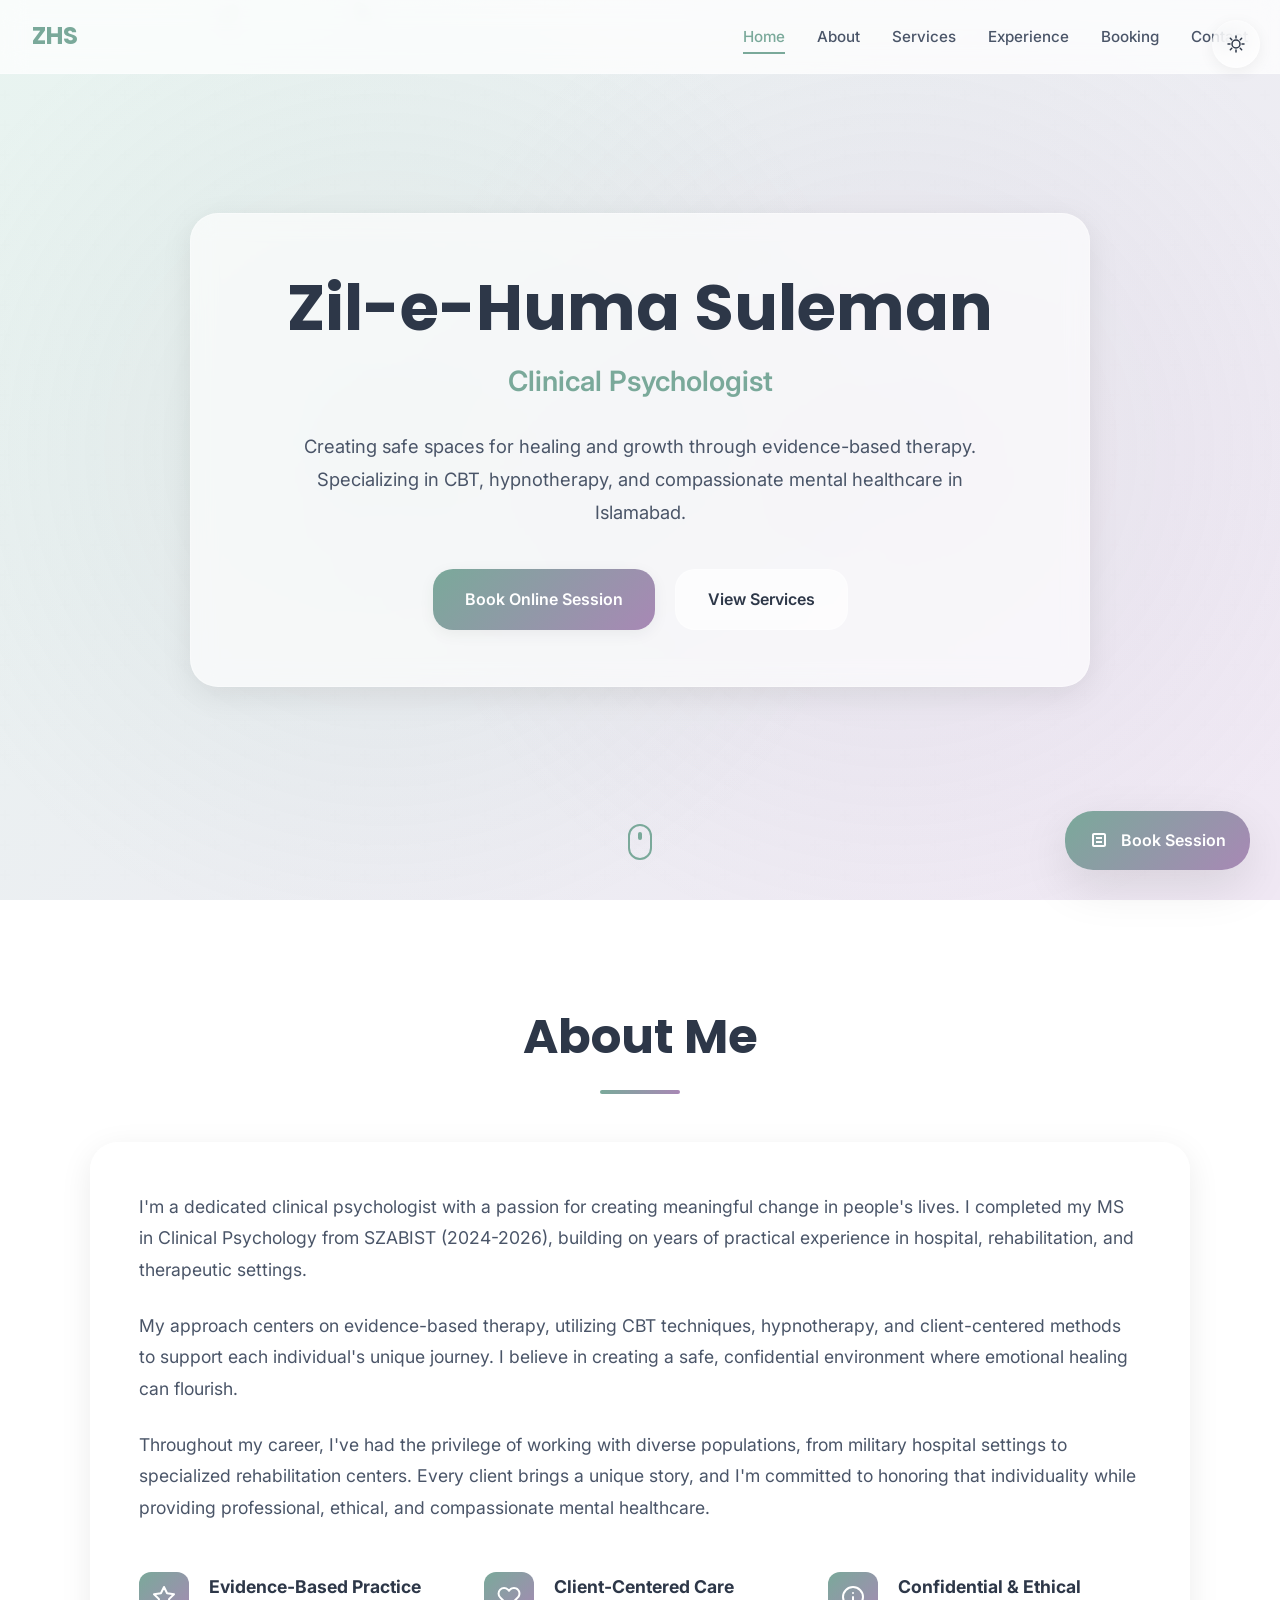
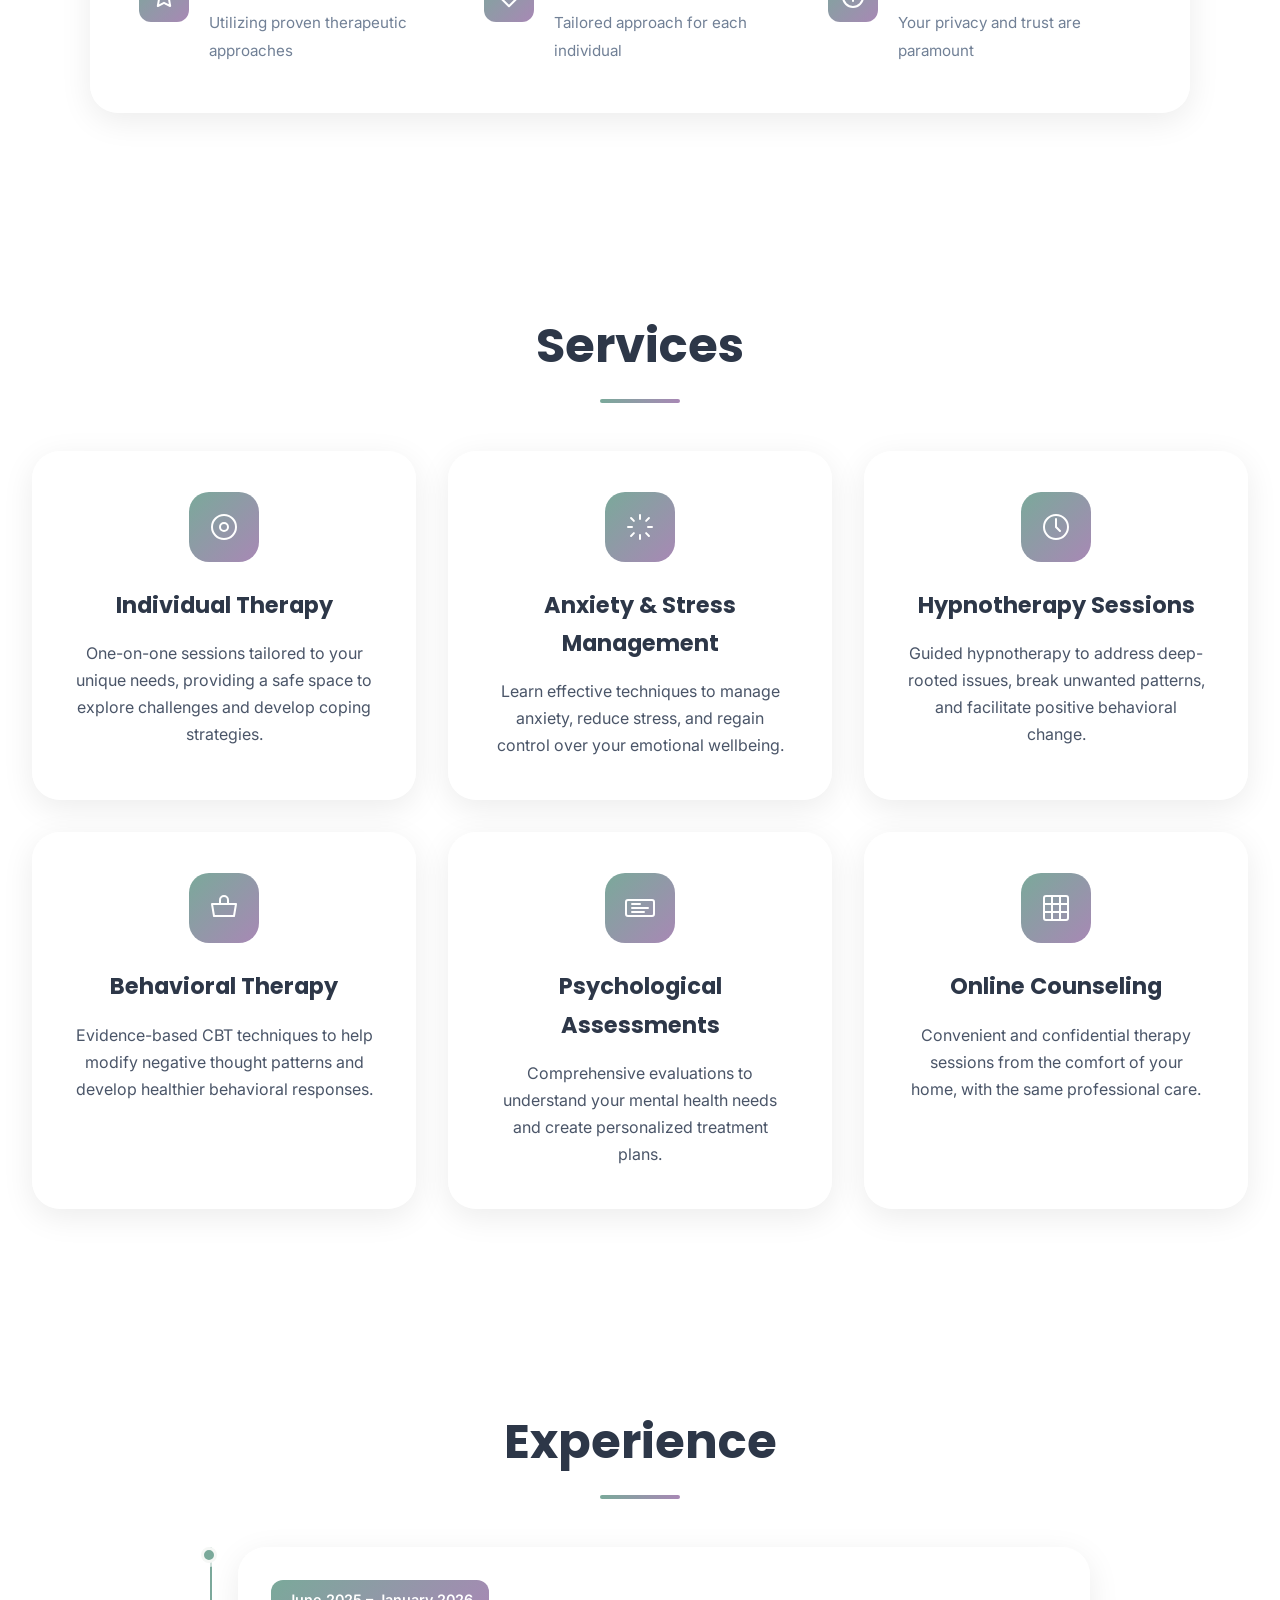
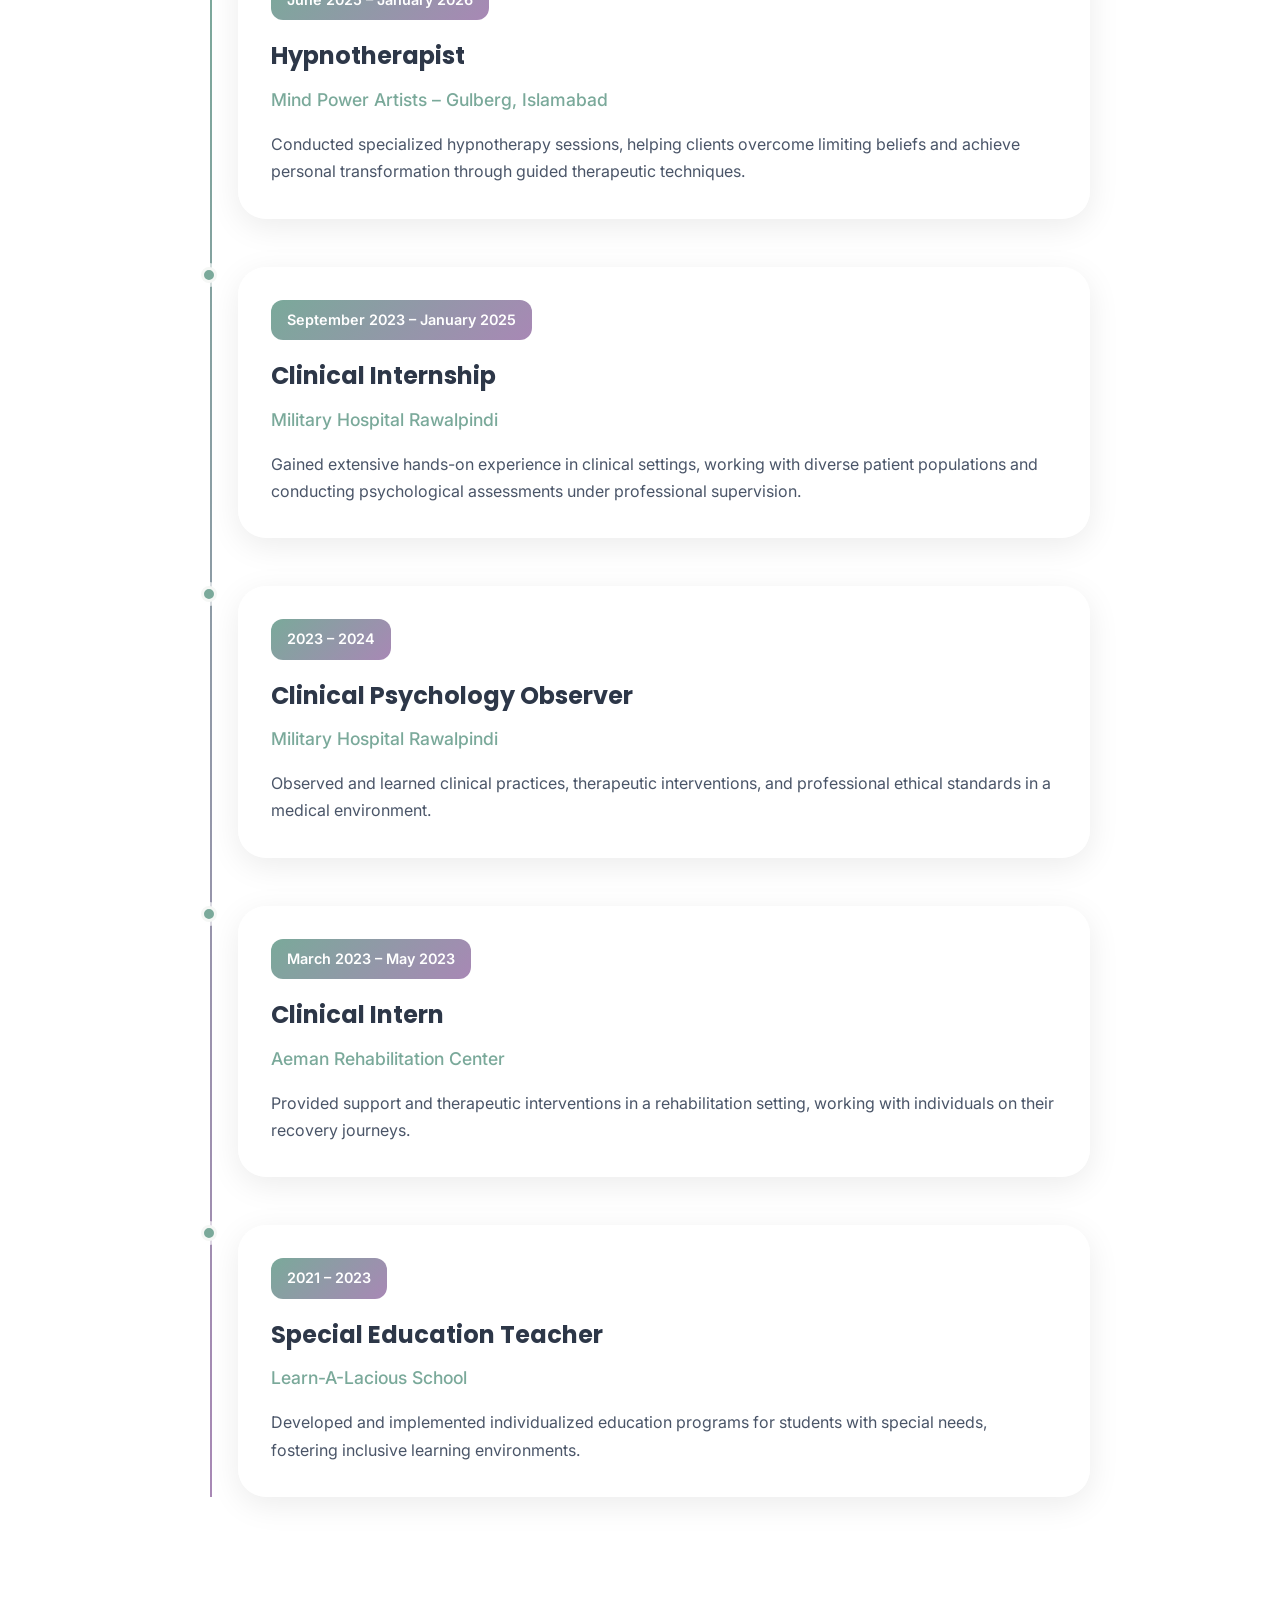
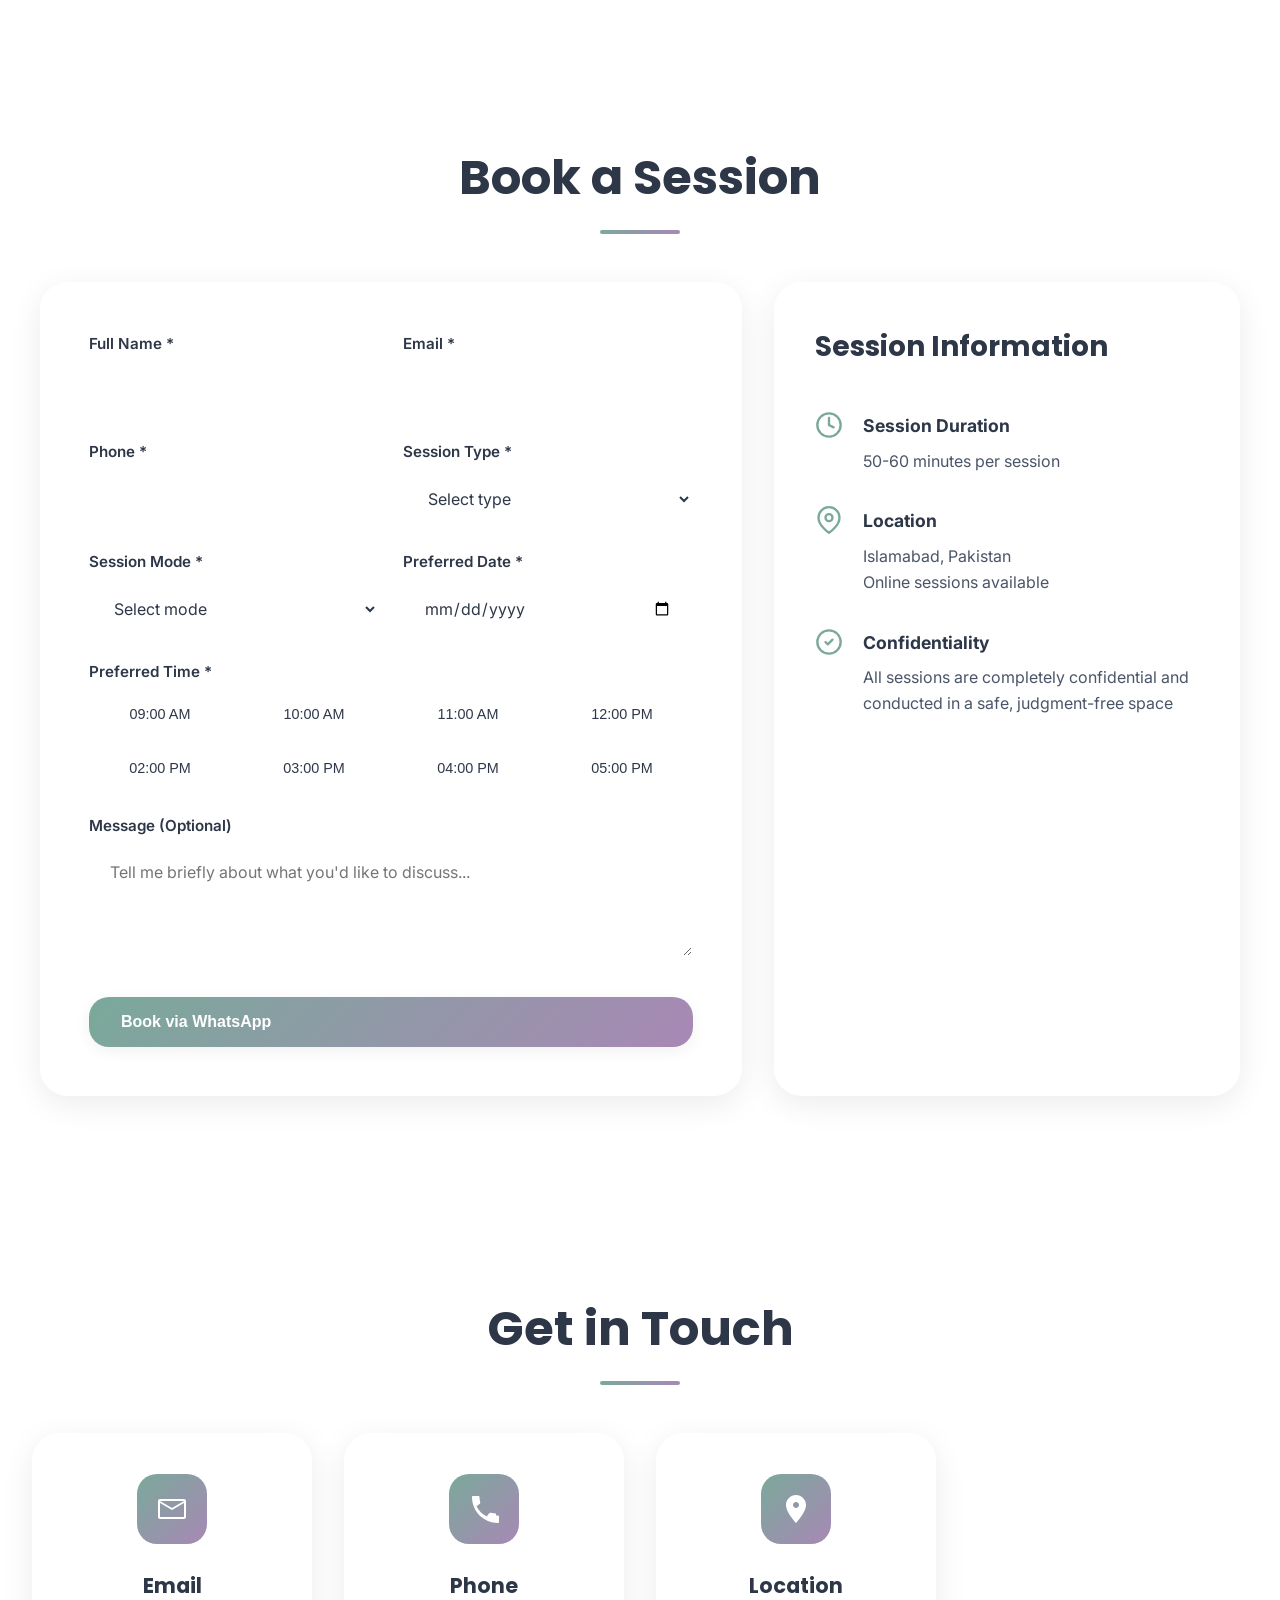
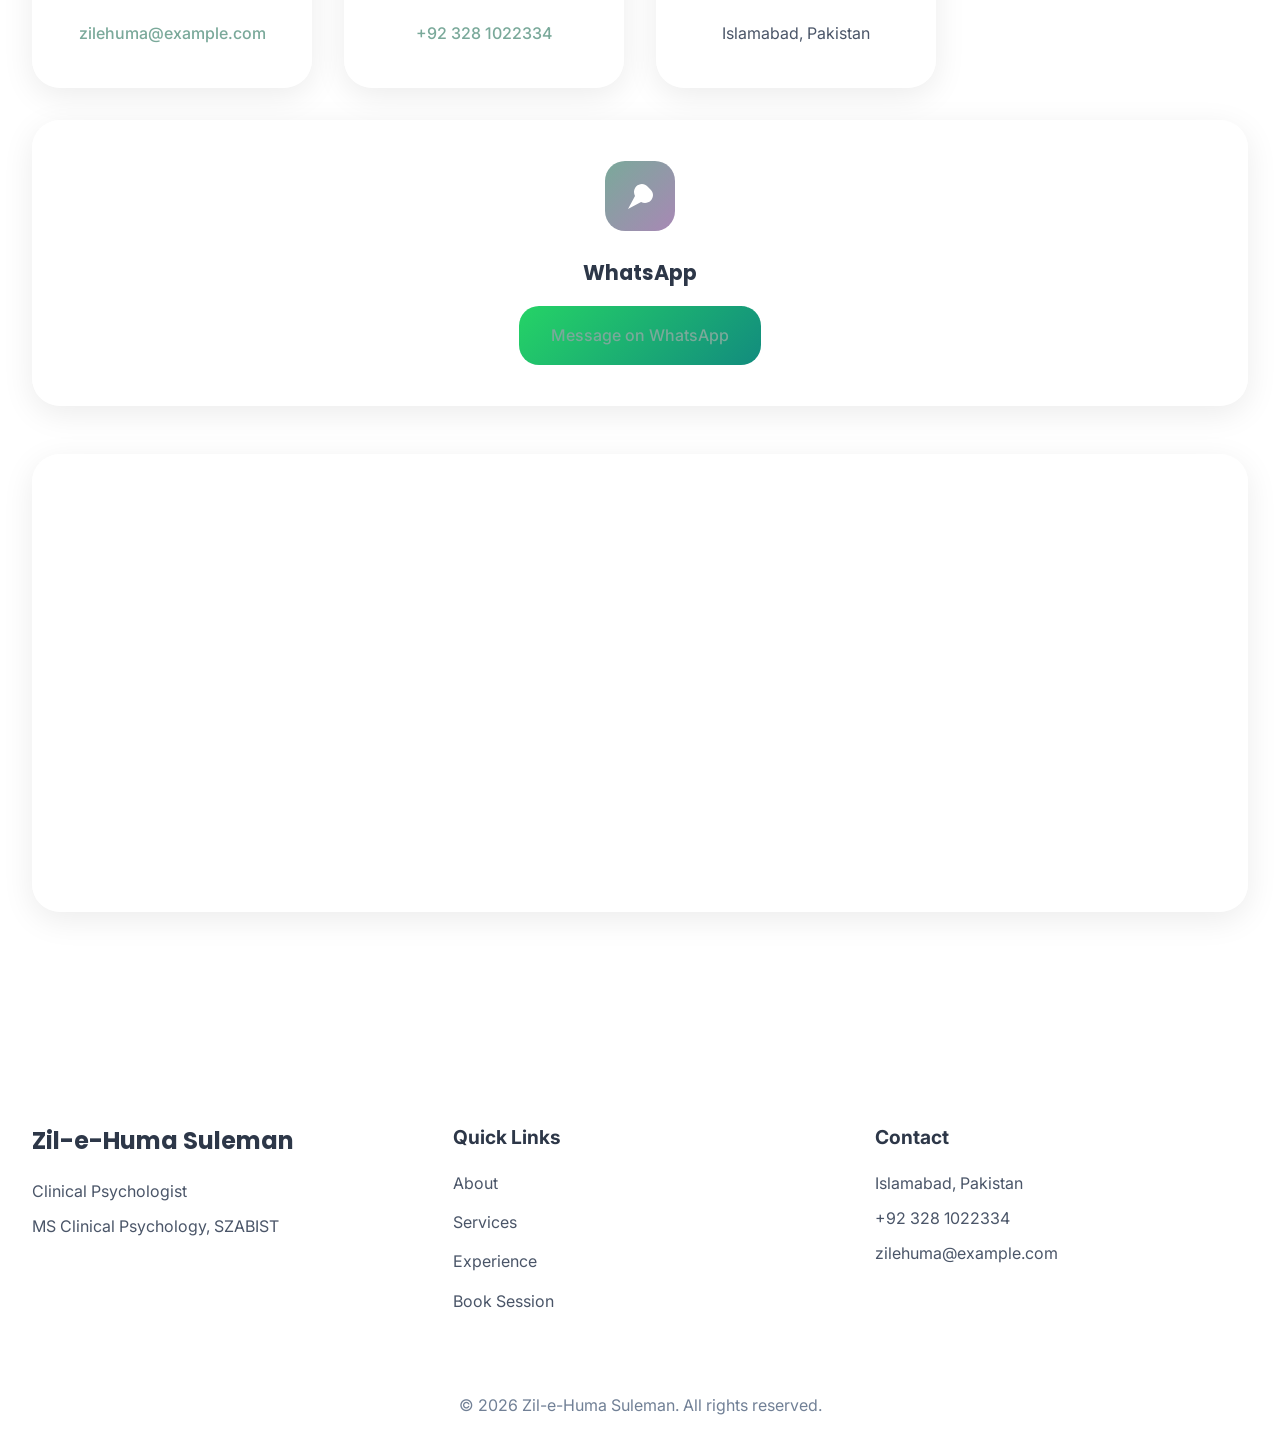
<file: index.html>
<!DOCTYPE html>
<html lang="en">
<head>
    <meta charset="UTF-8">
    <meta name="viewport" content="width=device-width, initial-scale=1.0">
    <meta name="description" content="Zil-e-Huma Suleman - Clinical Psychologist in Islamabad, Pakistan. Offering evidence-based therapy, CBT, hypnotherapy, and psychological assessments.">
    <meta name="keywords" content="clinical psychologist, therapy, CBT, hypnotherapy, Islamabad, mental health, counseling">
    <meta name="author" content="Zil-e-Huma Suleman">
    
    <!-- Open Graph -->
    <meta property="og:title" content="Zil-e-Huma Suleman - Clinical Psychologist">
    <meta property="og:description" content="Evidence-based therapy and mental healthcare in Islamabad. Specializing in CBT, hypnotherapy, and client-centered counseling.">
    <meta property="og:type" content="website">
    <meta property="og:image" content="./assets/og-image.jpg">
    
    <title>Zil-e-Huma Suleman - Clinical Psychologist | Islamabad</title>
    
    <link rel="stylesheet" href="style.css">
    <link rel="preconnect" href="https://fonts.googleapis.com">
    <link rel="preconnect" href="https://fonts.gstatic.com" crossorigin>
    <link href="https://fonts.googleapis.com/css2?family=Inter:wght@300;400;500;600;700&family=Poppins:wght@400;500;600;700&display=swap" rel="stylesheet">
    <script src="https://identity.netlify.com/v1/netlify-identity-widget.js"></script>
    <script>
      // ===========================
// Theme Toggle
// ===========================

const initTheme = () => {
    const themeToggle = document.querySelector('.theme-toggle');
    const prefersDark = window.matchMedia('(prefers-color-scheme: dark)');
    
    const setTheme = (theme) => {
        document.documentElement.setAttribute('data-theme', theme);
        localStorage.setItem('theme', theme);
    };
    
    const getTheme = () => {
        const savedTheme = localStorage.getItem('theme');
        if (savedTheme) return savedTheme;
        return prefersDark.matches ? 'dark' : 'light';
    };
    
    setTheme(getTheme());
    
    themeToggle.addEventListener('click', () => {
        const currentTheme = document.documentElement.getAttribute('data-theme');
        const newTheme = currentTheme === 'dark' ? 'light' : 'dark';
        setTheme(newTheme);
    });
    
    prefersDark.addEventListener('change', (e) => {
        if (!localStorage.getItem('theme')) {
            setTheme(e.matches ? 'dark' : 'light');
        }
    });
};

// ===========================
// Scroll Progress Bar
// ===========================

const initScrollProgress = () => {
    const progressBar = document.querySelector('.scroll-progress');
    
    const updateProgress = () => {
        const scrollTop = window.pageYOffset || document.documentElement.scrollTop;
        const scrollHeight = document.documentElement.scrollHeight - document.documentElement.clientHeight;
        const progress = (scrollTop / scrollHeight) * 100;
        progressBar.style.width = `${progress}%`;
    };
    
    window.addEventListener('scroll', updateProgress);
    updateProgress();
};

// ===========================
// Navigation
// ===========================

const initNavigation = () => {
    const navbar = document.querySelector('.navbar');
    const navToggle = document.querySelector('.nav-toggle');
    const navMenu = document.querySelector('.nav-menu');
    const navLinks = document.querySelectorAll('.nav-link');
    
    // Scroll effect
    const handleScroll = () => {
        if (window.scrollY > 50) {
            navbar.classList.add('scrolled');
        } else {
            navbar.classList.remove('scrolled');
        }
    };
    
    window.addEventListener('scroll', handleScroll);
    handleScroll();
    
    // Mobile menu toggle
    navToggle.addEventListener('click', () => {
        navToggle.classList.toggle('active');
        navMenu.classList.toggle('active');
    });
    
    // Close menu on link click
    navLinks.forEach(link => {
        link.addEventListener('click', () => {
            navToggle.classList.remove('active');
            navMenu.classList.remove('active');
        });
    });
    
    // Active link on scroll
    const sections = document.querySelectorAll('section[id]');
    
    const highlightNavLink = () => {
        const scrollY = window.pageYOffset;
        
        sections.forEach(section => {
            const sectionHeight = section.offsetHeight;
            const sectionTop = section.offsetTop - 100;
            const sectionId = section.getAttribute('id');
            
            if (scrollY > sectionTop && scrollY <= sectionTop + sectionHeight) {
                navLinks.forEach(link => {
                    link.classList.remove('active');
                    if (link.getAttribute('href') === `#${sectionId}`) {
                        link.classList.add('active');
                    }
                });
            }
        });
    };
    
    window.addEventListener('scroll', highlightNavLink);
    highlightNavLink();
};

// ===========================
// Petals Animation (Canvas)
// ===========================

const initPetalsAnimation = () => {
    const canvas = document.getElementById('petals-canvas');
    const ctx = canvas.getContext('2d');
    
    canvas.width = window.innerWidth;
    canvas.height = window.innerHeight;
    
    const petals = [];
    const petalCount = 15;
    
    class Petal {
        constructor() {
            this.reset();
        }
        
        reset() {
            this.x = Math.random() * canvas.width;
            this.y = -20;
            this.speed = 1 + Math.random() * 2;
            this.amplitude = 30 + Math.random() * 50;
            this.frequency = 0.01 + Math.random() * 0.03;
            this.rotation = Math.random() * Math.PI * 2;
            this.rotationSpeed = (Math.random() - 0.5) * 0.05;
            this.size = 4 + Math.random() * 6;
            this.opacity = 0.3 + Math.random() * 0.4;
        }
        
        update() {
            this.y += this.speed;
            this.x += Math.sin(this.y * this.frequency) * 0.5;
            this.rotation += this.rotationSpeed;
            
            if (this.y > canvas.height + 20) {
                this.reset();
            }
        }
        
        draw() {
            ctx.save();
            ctx.globalAlpha = this.opacity;
            ctx.translate(this.x, this.y);
            ctx.rotate(this.rotation);
            
            // Draw petal shape
            ctx.beginPath();
            ctx.ellipse(0, 0, this.size, this.size * 1.8, 0, 0, Math.PI * 2);
            
            const gradient = ctx.createRadialGradient(0, 0, 0, 0, 0, this.size);
            gradient.addColorStop(0, 'rgba(168, 136, 181, 0.6)');
            gradient.addColorStop(0.5, 'rgba(122, 169, 154, 0.4)');
            gradient.addColorStop(1, 'rgba(159, 184, 173, 0.2)');
            
            ctx.fillStyle = gradient;
            ctx.fill();
            ctx.restore();
        }
    }
    
    for (let i = 0; i < petalCount; i++) {
        petals.push(new Petal());
    }
    
    const animate = () => {
        ctx.clearRect(0, 0, canvas.width, canvas.height);
        
        petals.forEach(petal => {
            petal.update();
            petal.draw();
        });
        
        requestAnimationFrame(animate);
    };
    
    animate();
    
    window.addEventListener('resize', () => {
        canvas.width = window.innerWidth;
        canvas.height = window.innerHeight;
    });
};

// ===========================
// Scroll Reveal Animation
// ===========================

const initScrollReveal = () => {
    const reveals = document.querySelectorAll('[data-scroll-reveal]');
    
    const revealOnScroll = () => {
        reveals.forEach(element => {
            const elementTop = element.getBoundingClientRect().top;
            const windowHeight = window.innerHeight;
            
            if (elementTop < windowHeight - 100) {
                element.classList.add('revealed');
            }
        });
    };
    
    window.addEventListener('scroll', revealOnScroll);
    revealOnScroll();
};

// ===========================
// Booking Form
// ===========================

const initBookingForm = () => {
    const form = document.getElementById('booking-form');
    const timeSlots = document.querySelectorAll('.time-slot');
    const timeInput = document.getElementById('time');
    const dateInput = document.getElementById('date');
    
    // Set minimum date to today
    const today = new Date().toISOString().split('T')[0];
    dateInput.setAttribute('min', today);
    
    // Time slot selection
    timeSlots.forEach(slot => {
        slot.addEventListener('click', (e) => {
            e.preventDefault();
            timeSlots.forEach(s => s.classList.remove('selected'));
            slot.classList.add('selected');
            timeInput.value = slot.dataset.time;
            
            // Clear error if exists
            const formGroup = timeInput.closest('.form-group');
            formGroup.classList.remove('error');
        });
    });
    
    // Email validation
    const validateEmail = (email) => {
        const re = /^[^\s@]+@[^\s@]+\.[^\s@]+$/;
        return re.test(email);
    };
    
    // Phone validation
    const validatePhone = (phone) => {
        const re = /^[\d\s\-\+\(\)]+$/;
        return re.test(phone) && phone.replace(/\D/g, '').length >= 10;
    };
    
    // Form validation
    const validateForm = () => {
        let isValid = true;
        
        // Clear all errors
        document.querySelectorAll('.form-group').forEach(group => {
            group.classList.remove('error');
        });
        
        // Full Name
        const fullname = document.getElementById('fullname');
        if (fullname.value.trim().length < 3) {
            fullname.closest('.form-group').classList.add('error');
            fullname.closest('.form-group').querySelector('.error-message').textContent = 'Please enter your full name';
            isValid = false;
        }
        
        // Email
        const email = document.getElementById('email');
        if (!validateEmail(email.value.trim())) {
            email.closest('.form-group').classList.add('error');
            email.closest('.form-group').querySelector('.error-message').textContent = 'Please enter a valid email address';
            isValid = false;
        }
        
        // Phone
        const phone = document.getElementById('phone');
        if (!validatePhone(phone.value.trim())) {
            phone.closest('.form-group').classList.add('error');
            phone.closest('.form-group').querySelector('.error-message').textContent = 'Please enter a valid phone number';
            isValid = false;
        }
        
        // Session Type
        const sessionType = document.getElementById('session-type');
        if (!sessionType.value) {
            sessionType.closest('.form-group').classList.add('error');
            sessionType.closest('.form-group').querySelector('.error-message').textContent = 'Please select a session type';
            isValid = false;
        }
        
        // Mode
        const mode = document.getElementById('mode');
        if (!mode.value) {
            mode.closest('.form-group').classList.add('error');
            mode.closest('.form-group').querySelector('.error-message').textContent = 'Please select a session mode';
            isValid = false;
        }
        
        // Date
        const date = document.getElementById('date');
        if (!date.value) {
            date.closest('.form-group').classList.add('error');
            date.closest('.form-group').querySelector('.error-message').textContent = 'Please select a date';
            isValid = false;
        }
        
        // Time
        if (!timeInput.value) {
            timeInput.closest('.form-group').classList.add('error');
            timeInput.closest('.form-group').querySelector('.error-message').textContent = 'Please select a time slot';
            isValid = false;
        }
        
        return isValid;
    };
    
    // Form submission
    form.addEventListener('submit', (e) => {
        e.preventDefault();
        
        if (!validateForm()) {
            // Scroll to first error
            const firstError = document.querySelector('.form-group.error');
            if (firstError) {
                firstError.scrollIntoView({ behavior: 'smooth', block: 'center' });
            }
            return;
        }
        
        const submitBtn = form.querySelector('.btn-submit');
        submitBtn.classList.add('loading');
        
        // Get form data
        const fullname = document.getElementById('fullname').value;
        const email = document.getElementById('email').value;
        const phone = document.getElementById('phone').value;
        const sessionType = document.getElementById('session-type').value;
        const mode = document.getElementById('mode').value;
        const date = document.getElementById('date').value;
        const time = timeInput.value;
        const message = document.getElementById('message').value;
        
        // Format date for better readability
        const dateObj = new Date(date);
        const formattedDate = dateObj.toLocaleDateString('en-US', { 
            weekday: 'long', 
            year: 'numeric', 
            month: 'long', 
            day: 'numeric' 
        });
        
        // Create WhatsApp message
        const whatsappMessage = `*New Session Booking Request*

*Name:* ${fullname}
*Email:* ${email}
*Phone:* ${phone}

*Session Details:*
• Type: ${sessionType}
• Mode: ${mode}
• Date: ${formattedDate}
• Time: ${time}

*Message:*
${message || 'No additional message'}

---
Looking forward to hearing from you!`;
        
        // Encode message for URL
        const encodedMessage = encodeURIComponent(whatsappMessage);
        const whatsappURL = `https://wa.me/923281022334?text=${encodedMessage}`;
        
        // Simulate loading
        setTimeout(() => {
            submitBtn.classList.remove('loading');
            window.open(whatsappURL, '_blank');
            
            // Show success message
            showSuccessMessage();
            
            // Reset form
            form.reset();
            timeSlots.forEach(s => s.classList.remove('selected'));
        }, 1000);
    });
};

// Success message
const showSuccessMessage = () => {
    const successDiv = document.createElement('div');
    successDiv.style.cssText = `
        position: fixed;
        top: 100px;
        right: 30px;
        background: linear-gradient(135deg, #7aa99a, #a888b5);
        color: white;
        padding: 1.5rem 2rem;
        border-radius: 20px;
        box-shadow: 0 8px 32px rgba(0, 0, 0, 0.2);
        z-index: 10000;
        animation: slideInRight 0.5s cubic-bezier(0.4, 0, 0.2, 1);
    `;
    successDiv.innerHTML = `
        <div style="display: flex; align-items: center; gap: 1rem;">
            <svg width="24" height="24" viewBox="0 0 24 24" fill="none">
                <circle cx="12" cy="12" r="10" stroke="white" stroke-width="2"/>
                <path d="M9 12L11 14L15 10" stroke="white" stroke-width="2" stroke-linecap="round" stroke-linejoin="round"/>
            </svg>
            <div>
                <strong style="display: block; margin-bottom: 0.25rem;">Booking Request Sent!</strong>
                <span style="font-size: 0.9rem; opacity: 0.9;">Redirecting to WhatsApp...</span>
            </div>
        </div>
    `;
    
    // Add animation
    const style = document.createElement('style');
    style.textContent = `
        @keyframes slideInRight {
            from {
                transform: translateX(400px);
                opacity: 0;
            }
            to {
                transform: translateX(0);
                opacity: 1;
            }
        }
    `;
    document.head.appendChild(style);
    document.body.appendChild(successDiv);
    
    setTimeout(() => {
        successDiv.style.animation = 'slideInRight 0.5s cubic-bezier(0.4, 0, 0.2, 1) reverse';
        setTimeout(() => successDiv.remove(), 500);
    }, 3000);
};

// ===========================
// Hero 3D Effect
// ===========================

const initHero3D = () => {
    const heroCard = document.querySelector('.hero-card');
    const hero3DWrapper = document.querySelector('.hero-3d-wrapper');
    
    if (!heroCard || !hero3DWrapper) return;
    
    heroCard.addEventListener('mousemove', (e) => {
        const rect = heroCard.getBoundingClientRect();
        const x = e.clientX - rect.left;
        const y = e.clientY - rect.top;
        
        const centerX = rect.width / 2;
        const centerY = rect.height / 2;
        
        const rotateX = ((y - centerY) / centerY) * -5;
        const rotateY = ((x - centerX) / centerX) * 5;
        
        hero3DWrapper.style.transform = `perspective(1000px) rotateX(${rotateX}deg) rotateY(${rotateY}deg)`;
    });
    
    heroCard.addEventListener('mouseleave', () => {
        hero3DWrapper.style.transform = 'perspective(1000px) rotateX(0) rotateY(0)';
    });
};

// ===========================
// Smooth Scroll
// ===========================

const initSmoothScroll = () => {
    document.querySelectorAll('a[href^="#"]').forEach(anchor => {
        anchor.addEventListener('click', function (e) {
            const href = this.getAttribute('href');
            
            if (href === '#') {
                e.preventDefault();
                return;
            }
            
            const target = document.querySelector(href);
            
            if (target) {
                e.preventDefault();
                const offsetTop = target.offsetTop - 80;
                
                window.scrollTo({
                    top: offsetTop,
                    behavior: 'smooth'
                });
            }
        });
    });
};

// ===========================
// Lazy Load Images
// ===========================

const initLazyLoad = () => {
    const images = document.querySelectorAll('img[data-src]');
    
    const imageObserver = new IntersectionObserver((entries, observer) => {
        entries.forEach(entry => {
            if (entry.isIntersecting) {
                const img = entry.target;
                img.src = img.dataset.src;
                img.removeAttribute('data-src');
                observer.unobserve(img);
            }
        });
    });
    
    images.forEach(img => imageObserver.observe(img));
};

// ===========================
// Performance Optimization
// ===========================

const debounce = (func, wait) => {
    let timeout;
    return function executedFunction(...args) {
        const later = () => {
            clearTimeout(timeout);
            func(...args);
        };
        clearTimeout(timeout);
        timeout = setTimeout(later, wait);
    };
};

// ===========================
// Initialize All
// ===========================

const init = () => {
    initTheme();
    initScrollProgress();
    initNavigation();
    initPetalsAnimation();
    initScrollReveal();
    initBookingForm();
    initHero3D();
    initSmoothScroll();
    initLazyLoad();
};

// Wait for DOM to be ready
if (document.readyState === 'loading') {
    document.addEventListener('DOMContentLoaded', init);
} else {
    init();
}

// ===========================
// Additional Event Listeners
// ===========================

// Optimize scroll events
const optimizedScroll = debounce(() => {
    // Any additional scroll-based functionality
}, 100);

window.addEventListener('scroll', optimizedScroll);

// Handle resize
const handleResize = debounce(() => {
    // Any resize-based functionality
}, 250);

window.addEventListener('resize', handleResize);

// Prevent right-click on images (optional)
// document.querySelectorAll('img').forEach(img => {
//     img.addEventListener('contextmenu', e => e.preventDefault());
// });

// ===========================
// Service Worker (Optional)
// ===========================

if ('serviceWorker' in navigator) {
    window.addEventListener('load', () => {
        // Uncomment to enable service worker
        // navigator.serviceWorker.register('/sw.js');
    });
}

// ===========================
// Analytics Integration Point
// ===========================

const trackEvent = (eventName, eventData) => {
    // Google Analytics example
    // gtag('event', eventName, eventData);
    
    // Custom analytics
    console.log('Event:', eventName, eventData);
};

// Track button clicks
document.querySelectorAll('.btn').forEach(btn => {
    btn.addEventListener('click', () => {
        trackEvent('button_click', {
            button_text: btn.textContent.trim(),
            button_href: btn.getAttribute('href')
        });
    });
});

// ===========================
// Accessibility Enhancements
// ===========================

// Skip to main content
const addSkipLink = () => {
    const skipLink = document.createElement('a');
    skipLink.href = '#home';
    skipLink.textContent = 'Skip to main content';
    skipLink.className = 'skip-link';
    skipLink.style.cssText = `
        position: fixed;
        top: -100px;
        left: 10px;
        z-index: 10001;
        padding: 1rem;
        background: var(--accent-primary);
        color: white;
        text-decoration: none;
        border-radius: 8px;
        transition: top 0.3s;
    `;
    
    skipLink.addEventListener('focus', () => {
        skipLink.style.top = '10px';
    });
    
    skipLink.addEventListener('blur', () => {
        skipLink.style.top = '-100px';
    });
    
    document.body.insertBefore(skipLink, document.body.firstChild);
};

addSkipLink();

// Keyboard navigation for cards
document.querySelectorAll('.service-card, .timeline-item, .contact-card').forEach(card => {
    card.setAttribute('tabindex', '0');
});

// ===========================
// Console Message
// ===========================

console.log('%c👋 Hello! ', 'background: linear-gradient(135deg, #7aa99a, #a888b5); color: white; font-size: 20px; padding: 10px 20px; border-radius: 8px;');
console.log('%cWebsite designed and developed for Zil-e-Huma Suleman', 'color: #7aa99a; font-size: 14px;');
console.log('%cClinical Psychologist | Islamabad, Pakistan', 'color: #a888b5; font-size: 12px;');

    </script>
    <style>
      /* ===========================
   CSS Variables & Theme
   =========================== */

:root {
    /* Light Theme Colors */
    --bg-primary: #f5f7f5;
    --bg-secondary: #ffffff;
    --bg-gradient-start: #e8f4f0;
    --bg-gradient-end: #f0e8f4;
    
    --text-primary: #2d3748;
    --text-secondary: #4a5568;
    --text-tertiary: #718096;
    
    --accent-primary: #7aa99a;
    --accent-secondary: #a888b5;
    --accent-tertiary: #9fb8ad;
    
    --glass-bg: rgba(255, 255, 255, 0.65);
    --glass-border: rgba(255, 255, 255, 0.3);
    --glass-shadow: rgba(0, 0, 0, 0.05);
    
    --card-bg: rgba(255, 255, 255, 0.7);
    --card-hover: rgba(255, 255, 255, 0.85);
    
    --nav-bg: rgba(255, 255, 255, 0.75);
    --nav-blur: 12px;
    
    --shadow-sm: 0 2px 8px rgba(0, 0, 0, 0.04);
    --shadow-md: 0 4px 16px rgba(0, 0, 0, 0.06);
    --shadow-lg: 0 8px 32px rgba(0, 0, 0, 0.08);
    --shadow-xl: 0 16px 48px rgba(0, 0, 0, 0.1);
    
    --border-radius-sm: 12px;
    --border-radius-md: 20px;
    --border-radius-lg: 28px;
    
    --transition-speed: 0.3s;
    --transition-smooth: cubic-bezier(0.4, 0, 0.2, 1);
}

[data-theme="dark"] {
    --bg-primary: #0f1419;
    --bg-secondary: #1a1f2e;
    --bg-gradient-start: #1a2332;
    --bg-gradient-end: #2a1f32;
    
    --text-primary: #e2e8f0;
    --text-secondary: #cbd5e0;
    --text-tertiary: #a0aec0;
    
    --accent-primary: #6b9b8a;
    --accent-secondary: #9878a5;
    --accent-tertiary: #8fa8a0;
    
    --glass-bg: rgba(26, 31, 46, 0.65);
    --glass-border: rgba(255, 255, 255, 0.08);
    --glass-shadow: rgba(0, 0, 0, 0.3);
    
    --card-bg: rgba(26, 31, 46, 0.7);
    --card-hover: rgba(26, 31, 46, 0.85);
    
    --nav-bg: rgba(15, 20, 25, 0.85);
    --nav-blur: 16px;
    
    --shadow-sm: 0 2px 8px rgba(0, 0, 0, 0.2);
    --shadow-md: 0 4px 16px rgba(0, 0, 0, 0.3);
    --shadow-lg: 0 8px 32px rgba(0, 0, 0, 0.4);
    --shadow-xl: 0 16px 48px rgba(0, 0, 0, 0.5);
}

/* ===========================
   Reset & Base Styles
   =========================== */

* {
    margin: 0;
    padding: 0;
    box-sizing: border-box;
}

html {
    scroll-behavior: smooth;
    overflow-x: hidden;
}

body {
    font-family: 'Inter', -apple-system, BlinkMacSystemFont, 'Segoe UI', sans-serif;
    background: linear-gradient(135deg, var(--bg-gradient-start) 0%, var(--bg-gradient-end) 100%);
    background-attachment: fixed;
    color: var(--text-primary);
    line-height: 1.7;
    overflow-x: hidden;
    transition: background 0.5s var(--transition-smooth);
    position: relative;
}

body::before {
    content: '';
    position: fixed;
    top: 0;
    left: 0;
    width: 100%;
    height: 100%;
    background-image: url("data:image/svg+xml,%3Csvg width='60' height='60' viewBox='0 0 60 60' xmlns='http://www.w3.org/2000/svg'%3E%3Cg fill='none' fill-rule='evenodd'%3E%3Cg fill='%239C92AC' fill-opacity='0.02'%3E%3Cpath d='M36 34v-4h-2v4h-4v2h4v4h2v-4h4v-2h-4zm0-30V0h-2v4h-4v2h4v4h2V6h4V4h-4zM6 34v-4H4v4H0v2h4v4h2v-4h4v-2H6zM6 4V0H4v4H0v2h4v4h2V6h4V4H6z'/%3E%3C/g%3E%3C/g%3E%3C/svg%3E");
    opacity: 0.4;
    pointer-events: none;
    z-index: 0;
}

::selection {
    background: var(--accent-primary);
    color: white;
}

/* ===========================
   Scroll Progress Bar
   =========================== */

.scroll-progress {
    position: fixed;
    top: 0;
    left: 0;
    width: 0%;
    height: 3px;
    background: linear-gradient(90deg, var(--accent-primary), var(--accent-secondary));
    z-index: 10000;
    transition: width 0.1s linear;
}

/* ===========================
   Theme Toggle
   =========================== */

.theme-toggle {
    position: fixed;
    top: 20px;
    right: 20px;
    width: 48px;
    height: 48px;
    border-radius: 50%;
    background: var(--glass-bg);
    backdrop-filter: blur(var(--nav-blur));
    border: 1px solid var(--glass-border);
    box-shadow: var(--shadow-md);
    display: flex;
    align-items: center;
    justify-content: center;
    cursor: pointer;
    z-index: 9999;
    transition: all var(--transition-speed) var(--transition-smooth);
}

.theme-toggle:hover {
    transform: scale(1.1) rotate(15deg);
    box-shadow: var(--shadow-lg);
}

.theme-toggle svg {
    width: 20px;
    height: 20px;
    color: var(--text-primary);
    transition: all var(--transition-speed) var(--transition-smooth);
}

.sun-icon {
    display: block;
}

.moon-icon {
    display: none;
}

[data-theme="dark"] .sun-icon {
    display: none;
}

[data-theme="dark"] .moon-icon {
    display: block;
}

/* ===========================
   Navigation
   =========================== */

.navbar {
    position: fixed;
    top: 0;
    left: 0;
    width: 100%;
    padding: 1rem 0;
    background: var(--nav-bg);
    backdrop-filter: blur(var(--nav-blur));
    border-bottom: 1px solid var(--glass-border);
    z-index: 9998;
    transition: all var(--transition-speed) var(--transition-smooth);
}

.navbar.scrolled {
    padding: 0.75rem 0;
    box-shadow: var(--shadow-md);
}

.nav-container {
    max-width: 1400px;
    margin: 0 auto;
    padding: 0 2rem;
    display: flex;
    align-items: center;
    justify-content: space-between;
}

.nav-logo {
    font-family: 'Poppins', sans-serif;
    font-size: 1.5rem;
    font-weight: 700;
    color: var(--accent-primary);
    text-decoration: none;
    transition: all var(--transition-speed) var(--transition-smooth);
}

.nav-logo:hover {
    transform: scale(1.05);
}

.nav-menu {
    display: flex;
    list-style: none;
    gap: 2rem;
    align-items: center;
}

.nav-link {
    color: var(--text-secondary);
    text-decoration: none;
    font-weight: 500;
    font-size: 0.95rem;
    position: relative;
    padding: 0.5rem 0;
    transition: all var(--transition-speed) var(--transition-smooth);
}

.nav-link::after {
    content: '';
    position: absolute;
    bottom: 0;
    left: 50%;
    transform: translateX(-50%);
    width: 0;
    height: 2px;
    background: var(--accent-primary);
    transition: width var(--transition-speed) var(--transition-smooth);
}

.nav-link:hover,
.nav-link.active {
    color: var(--accent-primary);
}

.nav-link:hover::after,
.nav-link.active::after {
    width: 100%;
}

.nav-toggle {
    display: none;
    flex-direction: column;
    gap: 5px;
    background: none;
    border: none;
    cursor: pointer;
    padding: 0.5rem;
}

.nav-toggle span {
    width: 25px;
    height: 2px;
    background: var(--text-primary);
    transition: all var(--transition-speed) var(--transition-smooth);
}

.nav-toggle.active span:nth-child(1) {
    transform: rotate(45deg) translate(7px, 7px);
}

.nav-toggle.active span:nth-child(2) {
    opacity: 0;
}

.nav-toggle.active span:nth-child(3) {
    transform: rotate(-45deg) translate(7px, -7px);
}

/* ===========================
   Floating Book Button
   =========================== */

.floating-book-btn {
    position: fixed;
    bottom: 30px;
    right: 30px;
    padding: 1rem 1.5rem;
    background: linear-gradient(135deg, var(--accent-primary), var(--accent-secondary));
    color: white;
    text-decoration: none;
    border-radius: var(--border-radius-lg);
    box-shadow: var(--shadow-xl);
    display: flex;
    align-items: center;
    gap: 0.75rem;
    font-weight: 600;
    z-index: 9997;
    transition: all var(--transition-speed) var(--transition-smooth);
    animation: float 3s ease-in-out infinite;
}

.floating-book-btn:hover {
    transform: translateY(-5px) scale(1.05);
    box-shadow: 0 20px 60px rgba(122, 169, 154, 0.4);
}

.floating-book-btn svg {
    width: 20px;
    height: 20px;
}

@keyframes float {
    0%, 100% {
        transform: translateY(0);
    }
    50% {
        transform: translateY(-10px);
    }
}

/* ===========================
   Hero Section
   =========================== */

.hero {
    position: relative;
    min-height: 100vh;
    display: flex;
    align-items: center;
    justify-content: center;
    overflow: hidden;
    padding: 2rem;
}

#petals-canvas {
    position: absolute;
    top: 0;
    left: 0;
    width: 100%;
    height: 100%;
    pointer-events: none;
    z-index: 1;
}

.hero-bg {
    position: absolute;
    top: 0;
    left: 0;
    width: 100%;
    height: 100%;
    background: radial-gradient(circle at 30% 50%, rgba(122, 169, 154, 0.1) 0%, transparent 50%),
                radial-gradient(circle at 70% 50%, rgba(168, 136, 181, 0.1) 0%, transparent 50%);
    z-index: 0;
}

.hero-content {
    position: relative;
    z-index: 2;
    max-width: 900px;
    width: 100%;
}

.hero-card {
    padding: 3.5rem;
    text-align: center;
    animation: heroFadeIn 1s var(--transition-smooth);
}

.hero-3d-wrapper {
    perspective: 1000px;
}

.hero-title {
    font-family: 'Poppins', sans-serif;
    font-size: clamp(2.5rem, 6vw, 4rem);
    font-weight: 700;
    color: var(--text-primary);
    margin-bottom: 0.75rem;
    line-height: 1.2;
    animation: slideDown 0.8s var(--transition-smooth) 0.2s both;
}

.hero-subtitle {
    font-size: clamp(1.2rem, 3vw, 1.75rem);
    color: var(--accent-primary);
    font-weight: 600;
    margin-bottom: 1.5rem;
    animation: slideDown 0.8s var(--transition-smooth) 0.4s both;
}

.hero-description {
    font-size: clamp(1rem, 2vw, 1.15rem);
    color: var(--text-secondary);
    max-width: 700px;
    margin: 0 auto 2.5rem;
    line-height: 1.8;
    animation: slideDown 0.8s var(--transition-smooth) 0.6s both;
}

.hero-buttons {
    display: flex;
    gap: 1.25rem;
    justify-content: center;
    flex-wrap: wrap;
    animation: slideUp 0.8s var(--transition-smooth) 0.8s both;
}

.scroll-indicator {
    position: absolute;
    bottom: 40px;
    left: 50%;
    transform: translateX(-50%);
    z-index: 2;
    animation: bounce 2s infinite;
}

.scroll-mouse {
    width: 24px;
    height: 36px;
    border: 2px solid var(--accent-primary);
    border-radius: 12px;
    position: relative;
}

.scroll-mouse::before {
    content: '';
    position: absolute;
    top: 6px;
    left: 50%;
    transform: translateX(-50%);
    width: 4px;
    height: 8px;
    background: var(--accent-primary);
    border-radius: 2px;
    animation: scrollWheel 1.5s infinite;
}

@keyframes heroFadeIn {
    from {
        opacity: 0;
        transform: scale(0.95);
    }
    to {
        opacity: 1;
        transform: scale(1);
    }
}

@keyframes slideDown {
    from {
        opacity: 0;
        transform: translateY(-30px);
    }
    to {
        opacity: 1;
        transform: translateY(0);
    }
}

@keyframes slideUp {
    from {
        opacity: 0;
        transform: translateY(30px);
    }
    to {
        opacity: 1;
        transform: translateY(0);
    }
}

@keyframes bounce {
    0%, 100% {
        transform: translateX(-50%) translateY(0);
    }
    50% {
        transform: translateX(-50%) translateY(-10px);
    }
}

@keyframes scrollWheel {
    0% {
        opacity: 1;
        transform: translateX(-50%) translateY(0);
    }
    100% {
        opacity: 0;
        transform: translateX(-50%) translateY(14px);
    }
}

/* ===========================
   Glass Card Effect
   =========================== */

.glass {
    background: var(--glass-bg);
    backdrop-filter: blur(var(--nav-blur));
    -webkit-backdrop-filter: blur(var(--nav-blur));
    border: 1px solid var(--glass-border);
    border-radius: var(--border-radius-lg);
    box-shadow: var(--shadow-lg);
    transition: all var(--transition-speed) var(--transition-smooth);
}

/* ===========================
   Buttons
   =========================== */

.btn {
    display: inline-flex;
    align-items: center;
    gap: 0.5rem;
    padding: 1rem 2rem;
    border: none;
    border-radius: var(--border-radius-md);
    font-weight: 600;
    font-size: 1rem;
    text-decoration: none;
    cursor: pointer;
    transition: all var(--transition-speed) var(--transition-smooth);
    position: relative;
    overflow: hidden;
}

.btn::before {
    content: '';
    position: absolute;
    top: 50%;
    left: 50%;
    width: 0;
    height: 0;
    border-radius: 50%;
    background: rgba(255, 255, 255, 0.2);
    transform: translate(-50%, -50%);
    transition: width 0.6s, height 0.6s;
}

.btn:hover::before {
    width: 300px;
    height: 300px;
}

.btn-primary {
    background: linear-gradient(135deg, var(--accent-primary), var(--accent-secondary));
    color: white;
    box-shadow: var(--shadow-md);
}

.btn-primary:hover {
    transform: translateY(-3px);
    box-shadow: var(--shadow-xl);
}

.btn-secondary {
    background: var(--glass-bg);
    backdrop-filter: blur(var(--nav-blur));
    color: var(--text-primary);
    border: 1px solid var(--glass-border);
}

.btn-secondary:hover {
    background: var(--card-hover);
    transform: translateY(-3px);
    box-shadow: var(--shadow-lg);
}

.btn-whatsapp {
    background: linear-gradient(135deg, #25D366, #128C7E);
    color: white;
}

.btn-whatsapp:hover {
    transform: translateY(-3px);
    box-shadow: 0 8px 32px rgba(37, 211, 102, 0.3);
}

/* ===========================
   Sections
   =========================== */

.section {
    padding: 6rem 2rem;
    position: relative;
    z-index: 1;
}

.container {
    max-width: 1400px;
    margin: 0 auto;
}

.section-title {
    font-family: 'Poppins', sans-serif;
    font-size: clamp(2rem, 5vw, 3rem);
    font-weight: 700;
    text-align: center;
    margin-bottom: 4rem;
    color: var(--text-primary);
    position: relative;
}

.section-title::after {
    content: '';
    position: absolute;
    bottom: -1rem;
    left: 50%;
    transform: translateX(-50%);
    width: 80px;
    height: 4px;
    background: linear-gradient(90deg, var(--accent-primary), var(--accent-secondary));
    border-radius: 2px;
}

/* ===========================
   About Section
   =========================== */

.about-card {
    padding: 3rem;
    max-width: 1100px;
    margin: 0 auto;
}

.about-text p {
    margin-bottom: 1.5rem;
    font-size: 1.1rem;
    color: var(--text-secondary);
    line-height: 1.8;
}

.about-highlights {
    display: grid;
    grid-template-columns: repeat(auto-fit, minmax(280px, 1fr));
    gap: 2rem;
    margin-top: 3rem;
}

.highlight-item {
    display: flex;
    gap: 1.25rem;
    align-items: flex-start;
}

.highlight-icon {
    width: 50px;
    height: 50px;
    min-width: 50px;
    background: linear-gradient(135deg, var(--accent-primary), var(--accent-secondary));
    border-radius: var(--border-radius-sm);
    display: flex;
    align-items: center;
    justify-content: center;
    color: white;
}

.highlight-item h4 {
    font-size: 1.1rem;
    margin-bottom: 0.5rem;
    color: var(--text-primary);
}

.highlight-item p {
    font-size: 0.95rem;
    color: var(--text-tertiary);
    margin: 0;
}

/* ===========================
   Services Section
   =========================== */

.services-grid {
    display: grid;
    grid-template-columns: repeat(auto-fit, minmax(320px, 1fr));
    gap: 2rem;
}

.service-card {
    padding: 2.5rem;
    text-align: center;
    transition: all var(--transition-speed) var(--transition-smooth);
}

.service-card:hover {
    transform: translateY(-10px);
    box-shadow: var(--shadow-xl);
    background: var(--card-hover);
}

.service-icon {
    width: 70px;
    height: 70px;
    margin: 0 auto 1.5rem;
    background: linear-gradient(135deg, var(--accent-primary), var(--accent-secondary));
    border-radius: var(--border-radius-md);
    display: flex;
    align-items: center;
    justify-content: center;
    color: white;
    transition: all var(--transition-speed) var(--transition-smooth);
}

.service-card:hover .service-icon {
    transform: scale(1.1) rotate(5deg);
}

.service-card h3 {
    font-family: 'Poppins', sans-serif;
    font-size: 1.4rem;
    margin-bottom: 1rem;
    color: var(--text-primary);
}

.service-card p {
    color: var(--text-secondary);
    line-height: 1.7;
}

/* ===========================
   Experience Timeline
   =========================== */

.timeline {
    position: relative;
    max-width: 900px;
    margin: 0 auto;
    padding-left: 3rem;
}

.timeline::before {
    content: '';
    position: absolute;
    left: 20px;
    top: 0;
    bottom: 0;
    width: 2px;
    background: linear-gradient(180deg, var(--accent-primary), var(--accent-secondary));
}

.timeline-item {
    position: relative;
    margin-bottom: 3rem;
}

.timeline-dot {
    position: absolute;
    left: -2.3rem;
    top: 0;
    width: 16px;
    height: 16px;
    background: var(--accent-primary);
    border: 3px solid var(--bg-primary);
    border-radius: 50%;
    box-shadow: 0 0 0 4px var(--glass-bg);
    transition: all var(--transition-speed) var(--transition-smooth);
}

.timeline-item:hover .timeline-dot {
    transform: scale(1.5);
    box-shadow: 0 0 0 8px var(--glass-bg);
}

.timeline-content {
    padding: 2rem;
    transition: all var(--transition-speed) var(--transition-smooth);
}

.timeline-content:hover {
    transform: translateX(10px);
    box-shadow: var(--shadow-xl);
}

.timeline-date {
    display: inline-block;
    padding: 0.5rem 1rem;
    background: linear-gradient(135deg, var(--accent-primary), var(--accent-secondary));
    color: white;
    border-radius: var(--border-radius-sm);
    font-size: 0.9rem;
    font-weight: 600;
    margin-bottom: 1rem;
}

.timeline-content h3 {
    font-family: 'Poppins', sans-serif;
    font-size: 1.5rem;
    margin-bottom: 0.5rem;
    color: var(--text-primary);
}

.timeline-content h4 {
    font-size: 1.1rem;
    color: var(--accent-primary);
    margin-bottom: 1rem;
    font-weight: 500;
}

.timeline-content p {
    color: var(--text-secondary);
    line-height: 1.7;
}

/* ===========================
   Booking Section
   =========================== */

.booking-wrapper {
    display: grid;
    grid-template-columns: 1.5fr 1fr;
    gap: 2rem;
    max-width: 1200px;
    margin: 0 auto;
}

.booking-card {
    padding: 3rem;
}

.booking-form {
    display: flex;
    flex-direction: column;
    gap: 1.5rem;
}

.form-row {
    display: grid;
    grid-template-columns: 1fr 1fr;
    gap: 1.5rem;
}

.form-group {
    display: flex;
    flex-direction: column;
    gap: 0.5rem;
}

.form-group label {
    font-weight: 600;
    color: var(--text-primary);
    font-size: 0.95rem;
}

.form-group input,
.form-group select,
.form-group textarea {
    padding: 0.875rem 1.25rem;
    border: 1px solid var(--glass-border);
    border-radius: var(--border-radius-sm);
    background: var(--card-bg);
    backdrop-filter: blur(8px);
    color: var(--text-primary);
    font-family: inherit;
    font-size: 1rem;
    transition: all var(--transition-speed) var(--transition-smooth);
}

.form-group input:focus,
.form-group select:focus,
.form-group textarea:focus {
    outline: none;
    border-color: var(--accent-primary);
    box-shadow: 0 0 0 3px rgba(122, 169, 154, 0.1);
}

.form-group textarea {
    resize: vertical;
    min-height: 100px;
}

.time-slots {
    display: grid;
    grid-template-columns: repeat(4, 1fr);
    gap: 0.75rem;
}

.time-slot {
    padding: 0.75rem;
    border: 1px solid var(--glass-border);
    border-radius: var(--border-radius-sm);
    background: var(--card-bg);
    backdrop-filter: blur(8px);
    color: var(--text-primary);
    font-size: 0.9rem;
    font-weight: 500;
    cursor: pointer;
    transition: all var(--transition-speed) var(--transition-smooth);
}

.time-slot:hover {
    background: var(--card-hover);
    transform: translateY(-2px);
}

.time-slot.selected {
    background: linear-gradient(135deg, var(--accent-primary), var(--accent-secondary));
    color: white;
    border-color: transparent;
}

.error-message {
    color: #e53e3e;
    font-size: 0.85rem;
    display: none;
}

.form-group.error input,
.form-group.error select {
    border-color: #e53e3e;
}

.form-group.error .error-message {
    display: block;
}

.btn-submit {
    margin-top: 1rem;
    position: relative;
}

.btn-submit.loading .btn-text {
    opacity: 0;
}

.btn-loader {
    display: none;
    position: absolute;
    top: 50%;
    left: 50%;
    transform: translate(-50%, -50%);
    width: 20px;
    height: 20px;
    border: 3px solid rgba(255, 255, 255, 0.3);
    border-top-color: white;
    border-radius: 50%;
    animation: spin 0.8s linear infinite;
}

.btn-submit.loading .btn-loader {
    display: block;
}

@keyframes spin {
    to {
        transform: translate(-50%, -50%) rotate(360deg);
    }
}

.booking-info {
    padding: 2.5rem;
    display: flex;
    flex-direction: column;
    gap: 2rem;
}

.booking-info h3 {
    font-family: 'Poppins', sans-serif;
    font-size: 1.75rem;
    color: var(--text-primary);
    margin-bottom: 0.5rem;
}

.info-item {
    display: flex;
    gap: 1.25rem;
    align-items: flex-start;
}

.info-item svg {
    width: 28px;
    height: 28px;
    min-width: 28px;
    color: var(--accent-primary);
}

.info-item h4 {
    font-size: 1.1rem;
    margin-bottom: 0.5rem;
    color: var(--text-primary);
}

.info-item p {
    color: var(--text-secondary);
    line-height: 1.6;
}

/* ===========================
   Contact Section
   =========================== */

.contact-grid {
    display: grid;
    grid-template-columns: repeat(auto-fit, minmax(280px, 1fr));
    gap: 2rem;
    margin-bottom: 3rem;
}

.contact-card {
    padding: 2.5rem;
    text-align: center;
    transition: all var(--transition-speed) var(--transition-smooth);
}

.contact-card:hover {
    transform: translateY(-5px);
    box-shadow: var(--shadow-xl);
}

.contact-icon {
    width: 70px;
    height: 70px;
    margin: 0 auto 1.5rem;
    background: linear-gradient(135deg, var(--accent-primary), var(--accent-secondary));
    border-radius: var(--border-radius-md);
    display: flex;
    align-items: center;
    justify-content: center;
    color: white;
}

.contact-card h3 {
    font-family: 'Poppins', sans-serif;
    font-size: 1.3rem;
    margin-bottom: 1rem;
    color: var(--text-primary);
}

.contact-card a {
    color: var(--accent-primary);
    text-decoration: none;
    font-weight: 500;
    transition: all var(--transition-speed) var(--transition-smooth);
}

.contact-card a:hover {
    color: var(--accent-secondary);
}

.contact-card p {
    color: var(--text-secondary);
}

.cta-card {
    grid-column: 1 / -1;
}

.map-container {
    padding: 1.5rem;
    overflow: hidden;
}

.map-container iframe {
    border-radius: var(--border-radius-md);
}

/* ===========================
   Footer
   =========================== */

.footer {
    background: var(--glass-bg);
    backdrop-filter: blur(var(--nav-blur));
    border-top: 1px solid var(--glass-border);
    padding: 3rem 2rem 2rem;
    margin-top: 4rem;
}

.footer-content {
    max-width: 1400px;
    margin: 0 auto;
    display: grid;
    grid-template-columns: repeat(auto-fit, minmax(250px, 1fr));
    gap: 3rem;
    margin-bottom: 2rem;
}

.footer-section h3 {
    font-family: 'Poppins', sans-serif;
    font-size: 1.5rem;
    margin-bottom: 1rem;
    color: var(--text-primary);
}

.footer-section h4 {
    font-size: 1.2rem;
    margin-bottom: 1rem;
    color: var(--text-primary);
}

.footer-section p {
    color: var(--text-secondary);
    margin-bottom: 0.5rem;
}

.footer-section ul {
    list-style: none;
}

.footer-section ul li {
    margin-bottom: 0.75rem;
}

.footer-section ul li a {
    color: var(--text-secondary);
    text-decoration: none;
    transition: all var(--transition-speed) var(--transition-smooth);
}

.footer-section ul li a:hover {
    color: var(--accent-primary);
    padding-left: 5px;
}

.footer-bottom {
    max-width: 1400px;
    margin: 0 auto;
    padding-top: 2rem;
    border-top: 1px solid var(--glass-border);
    text-align: center;
    color: var(--text-tertiary);
}

/* ===========================
   Scroll Reveal Animation
   =========================== */

[data-scroll-reveal] {
    opacity: 0;
    transform: translateY(30px);
    transition: all 0.8s var(--transition-smooth);
}

[data-scroll-reveal].revealed {
    opacity: 1;
    transform: translateY(0);
}

/* ===========================
   Responsive Design
   =========================== */

@media (max-width: 1024px) {
    .booking-wrapper {
        grid-template-columns: 1fr;
    }
    
    .nav-menu {
        gap: 1.5rem;
    }
}

@media (max-width: 768px) {
    .section {
        padding: 4rem 1.5rem;
    }
    
    .nav-container {
        padding: 0 1.5rem;
    }
    
    .nav-menu {
        position: fixed;
        top: 70px;
        left: -100%;
        width: 100%;
        height: calc(100vh - 70px);
        flex-direction: column;
        background: var(--nav-bg);
        backdrop-filter: blur(var(--nav-blur));
        padding: 2rem;
        gap: 1.5rem;
        transition: left var(--transition-speed) var(--transition-smooth);
        border-right: 1px solid var(--glass-border);
    }
    
    .nav-menu.active {
        left: 0;
    }
    
    .nav-toggle {
        display: flex;
    }
    
    .hero-card {
        padding: 2.5rem 2rem;
    }
    
    .hero-buttons {
        flex-direction: column;
        width: 100%;
    }
    
    .hero-buttons .btn {
        width: 100%;
        justify-content: center;
    }
    
    .about-card {
        padding: 2rem;
    }
    
    .services-grid {
        grid-template-columns: 1fr;
    }
    
    .timeline {
        padding-left: 2rem;
    }
    
    .timeline-dot {
        left: -1.8rem;
    }
    
    .form-row {
        grid-template-columns: 1fr;
    }
    
    .time-slots {
        grid-template-columns: repeat(2, 1fr);
    }
    
    .contact-grid {
        grid-template-columns: 1fr;
    }
    
    .cta-card {
        grid-column: 1;
    }
    
    .floating-book-btn {
        bottom: 20px;
        right: 20px;
        padding: 0.875rem 1.25rem;
        font-size: 0.9rem;
    }
    
    .theme-toggle {
        top: 15px;
        right: 15px;
        width: 44px;
        height: 44px;
    }
}

@media (max-width: 480px) {
    .section-title {
        font-size: 2rem;
    }
    
    .hero-card {
        padding: 2rem 1.5rem;
    }
    
    .about-highlights {
        grid-template-columns: 1fr;
    }
    
    .timeline-content {
        padding: 1.5rem;
    }
    
    .booking-card {
        padding: 2rem 1.5rem;
    }
    
    .booking-info {
        padding: 2rem 1.5rem;
    }
    
    .time-slots {
        grid-template-columns: 1fr;
    }
    
    .floating-book-btn span {
        display: none;
    }
    
    .floating-book-btn {
        width: 56px;
        height: 56px;
        border-radius: 50%;
        padding: 0;
        justify-content: center;
    }
    
    .footer-content {
        grid-template-columns: 1fr;
        gap: 2rem;
    }
}

/* ===========================
   Print Styles
   =========================== */

@media print {
    .navbar,
    .theme-toggle,
    .floating-book-btn,
    .scroll-progress,
    .scroll-indicator,
    #petals-canvas {
        display: none;
    }
    
    .section {
        page-break-inside: avoid;
    }
}
    </style>
</head>
<body>
    <!-- Progress Bar -->
    <div class="scroll-progress"></div>

    <!-- Theme Toggle -->
    <button class="theme-toggle" aria-label="Toggle theme">
        <svg class="sun-icon" width="20" height="20" viewBox="0 0 20 20" fill="none">
            <circle cx="10" cy="10" r="4" stroke="currentColor" stroke-width="1.5"/>
            <path d="M10 2V4M10 16V18M18 10H16M4 10H2M15.66 15.66L14.24 14.24M5.76 5.76L4.34 4.34M15.66 4.34L14.24 5.76M5.76 14.24L4.34 15.66" stroke="currentColor" stroke-width="1.5" stroke-linecap="round"/>
        </svg>
        <svg class="moon-icon" width="20" height="20" viewBox="0 0 20 20" fill="none">
            <path d="M18 11.34C16.91 11.77 15.73 12 14.5 12C9.81 12 6 8.19 6 3.5C6 2.27 6.23 1.09 6.66 0C3.1 1.08 0.5 4.31 0.5 8.14C0.5 12.86 4.14 16.5 8.86 16.5C12.69 16.5 15.92 13.9 17 10.34C17 10.34 18 11.34 18 11.34Z" fill="currentColor"/>
        </svg>
    </button>

    <!-- Navigation -->
    <nav class="navbar">
        <div class="nav-container">
            <a href="#home" class="nav-logo">ZHS</a>
            <ul class="nav-menu">
                <li><a href="#home" class="nav-link active">Home</a></li>
                <li><a href="#about" class="nav-link">About</a></li>
                <li><a href="#services" class="nav-link">Services</a></li>
                <li><a href="#experience" class="nav-link">Experience</a></li>
                <li><a href="#booking" class="nav-link">Booking</a></li>
                <li><a href="#contact" class="nav-link">Contact</a></li>
            </ul>
            <button class="nav-toggle" aria-label="Toggle menu">
                <span></span>
                <span></span>
                <span></span>
            </button>
        </div>
    </nav>

    <!-- Floating Book Button -->
    <a href="#booking" class="floating-book-btn">
        <svg width="20" height="20" viewBox="0 0 20 20" fill="none">
            <path d="M15 3H5C3.89 3 3 3.89 3 5V15C3 16.11 3.89 17 5 17H15C16.11 17 17 16.11 17 15V5C17 3.89 16.11 3 15 3ZM15 15H5V5H15V15ZM7 13H13V11H7V13ZM7 9H13V7H7V9Z" fill="currentColor"/>
        </svg>
        Book Session
    </a>

    <!-- Hero Section -->
    <section id="home" class="hero">
        <canvas id="petals-canvas"></canvas>
        <div class="hero-bg"></div>
        <div class="hero-content">
            <div class="hero-card glass" data-scroll-reveal>
                <div class="hero-3d-wrapper">
                    <h1 class="hero-title">Zil-e-Huma Suleman</h1>
                    <p class="hero-subtitle">Clinical Psychologist</p>
                    <p class="hero-description">Creating safe spaces for healing and growth through evidence-based therapy. Specializing in CBT, hypnotherapy, and compassionate mental healthcare in Islamabad.</p>
                    <div class="hero-buttons">
                        <a href="#booking" class="btn btn-primary">Book Online Session</a>
                        <a href="#services" class="btn btn-secondary">View Services</a>
                    </div>
                </div>
            </div>
        </div>
        <div class="scroll-indicator">
            <div class="scroll-mouse"></div>
        </div>
    </section>

    <!-- About Section -->
    <section id="about" class="section about-section">
        <div class="container">
            <h2 class="section-title" data-scroll-reveal>About Me</h2>
            <div class="about-content">
                <div class="about-card glass" data-scroll-reveal>
                    <div class="about-text">
                        <p>I'm a dedicated clinical psychologist with a passion for creating meaningful change in people's lives. I completed my MS in Clinical Psychology from SZABIST (2024-2026), building on years of practical experience in hospital, rehabilitation, and therapeutic settings.</p>
                        
                        <p>My approach centers on evidence-based therapy, utilizing CBT techniques, hypnotherapy, and client-centered methods to support each individual's unique journey. I believe in creating a safe, confidential environment where emotional healing can flourish.</p>
                        
                        <p>Throughout my career, I've had the privilege of working with diverse populations, from military hospital settings to specialized rehabilitation centers. Every client brings a unique story, and I'm committed to honoring that individuality while providing professional, ethical, and compassionate mental healthcare.</p>
                        
                        <div class="about-highlights">
                            <div class="highlight-item">
                                <div class="highlight-icon">
                                    <svg width="24" height="24" viewBox="0 0 24 24" fill="none">
                                        <path d="M12 2L15.09 8.26L22 9.27L17 14.14L18.18 21.02L12 17.77L5.82 21.02L7 14.14L2 9.27L8.91 8.26L12 2Z" stroke="currentColor" stroke-width="2" stroke-linecap="round" stroke-linejoin="round"/>
                                    </svg>
                                </div>
                                <div>
                                    <h4>Evidence-Based Practice</h4>
                                    <p>Utilizing proven therapeutic approaches</p>
                                </div>
                            </div>
                            <div class="highlight-item">
                                <div class="highlight-icon">
                                    <svg width="24" height="24" viewBox="0 0 24 24" fill="none">
                                        <path d="M20.84 4.61C20.3292 4.099 19.7228 3.69364 19.0554 3.41708C18.3879 3.14052 17.6725 2.99817 16.95 2.99817C16.2275 2.99817 15.5121 3.14052 14.8446 3.41708C14.1772 3.69364 13.5708 4.099 13.06 4.61L12 5.67L10.94 4.61C9.9083 3.57831 8.50903 2.99871 7.05 2.99871C5.59096 2.99871 4.19169 3.57831 3.16 4.61C2.1283 5.64169 1.54871 7.04097 1.54871 8.5C1.54871 9.95903 2.1283 11.3583 3.16 12.39L4.22 13.45L12 21.23L19.78 13.45L20.84 12.39C21.351 11.8792 21.7564 11.2728 22.0329 10.6054C22.3095 9.93789 22.4518 9.22248 22.4518 8.5C22.4518 7.77752 22.3095 7.06211 22.0329 6.39464C21.7564 5.72718 21.351 5.12075 20.84 4.61Z" stroke="currentColor" stroke-width="2" stroke-linecap="round" stroke-linejoin="round"/>
                                    </svg>
                                </div>
                                <div>
                                    <h4>Client-Centered Care</h4>
                                    <p>Tailored approach for each individual</p>
                                </div>
                            </div>
                            <div class="highlight-item">
                                <div class="highlight-icon">
                                    <svg width="24" height="24" viewBox="0 0 24 24" fill="none">
                                        <path d="M12 22C17.5228 22 22 17.5228 22 12C22 6.47715 17.5228 2 12 2C6.47715 2 2 6.47715 2 12C2 17.5228 6.47715 22 12 22Z" stroke="currentColor" stroke-width="2" stroke-linecap="round" stroke-linejoin="round"/>
                                        <path d="M12 16V12" stroke="currentColor" stroke-width="2" stroke-linecap="round" stroke-linejoin="round"/>
                                        <path d="M12 8H12.01" stroke="currentColor" stroke-width="2" stroke-linecap="round" stroke-linejoin="round"/>
                                    </svg>
                                </div>
                                <div>
                                    <h4>Confidential & Ethical</h4>
                                    <p>Your privacy and trust are paramount</p>
                                </div>
                            </div>
                        </div>
                    </div>
                </div>
            </div>
        </div>
    </section>

    <!-- Services Section -->
    <section id="services" class="section services-section">
        <div class="container">
            <h2 class="section-title" data-scroll-reveal>Services</h2>
            <div class="services-grid">
                <div class="service-card glass" data-scroll-reveal>
                    <div class="service-icon">
                        <svg width="32" height="32" viewBox="0 0 32 32" fill="none">
                            <path d="M16 28C22.6274 28 28 22.6274 28 16C28 9.37258 22.6274 4 16 4C9.37258 4 4 9.37258 4 16C4 22.6274 9.37258 28 16 28Z" stroke="currentColor" stroke-width="2" stroke-linecap="round" stroke-linejoin="round"/>
                            <path d="M16 20C18.2091 20 20 18.2091 20 16C20 13.7909 18.2091 12 16 12C13.7909 12 12 13.7909 12 16C12 18.2091 13.7909 20 16 20Z" stroke="currentColor" stroke-width="2" stroke-linecap="round" stroke-linejoin="round"/>
                        </svg>
                    </div>
                    <h3>Individual Therapy</h3>
                    <p>One-on-one sessions tailored to your unique needs, providing a safe space to explore challenges and develop coping strategies.</p>
                </div>

                <div class="service-card glass" data-scroll-reveal>
                    <div class="service-icon">
                        <svg width="32" height="32" viewBox="0 0 32 32" fill="none">
                            <path d="M16 4V8M16 24V28M28 16H24M8 16H4M24.9497 24.9497L22.1213 22.1213M9.87868 9.87868L7.05025 7.05025M24.9497 7.05025L22.1213 9.87868M9.87868 22.1213L7.05025 24.9497" stroke="currentColor" stroke-width="2" stroke-linecap="round"/>
                        </svg>
                    </div>
                    <h3>Anxiety & Stress Management</h3>
                    <p>Learn effective techniques to manage anxiety, reduce stress, and regain control over your emotional wellbeing.</p>
                </div>

                <div class="service-card glass" data-scroll-reveal>
                    <div class="service-icon">
                        <svg width="32" height="32" viewBox="0 0 32 32" fill="none">
                            <circle cx="16" cy="16" r="12" stroke="currentColor" stroke-width="2"/>
                            <path d="M16 8V16L20 20" stroke="currentColor" stroke-width="2" stroke-linecap="round"/>
                        </svg>
                    </div>
                    <h3>Hypnotherapy Sessions</h3>
                    <p>Guided hypnotherapy to address deep-rooted issues, break unwanted patterns, and facilitate positive behavioral change.</p>
                </div>

                <div class="service-card glass" data-scroll-reveal>
                    <div class="service-icon">
                        <svg width="32" height="32" viewBox="0 0 32 32" fill="none">
                            <path d="M28 12H4L6 24H26L28 12Z" stroke="currentColor" stroke-width="2" stroke-linecap="round" stroke-linejoin="round"/>
                            <path d="M12 12V8C12 5.79086 13.7909 4 16 4C18.2091 4 20 5.79086 20 8V12" stroke="currentColor" stroke-width="2" stroke-linecap="round" stroke-linejoin="round"/>
                        </svg>
                    </div>
                    <h3>Behavioral Therapy</h3>
                    <p>Evidence-based CBT techniques to help modify negative thought patterns and develop healthier behavioral responses.</p>
                </div>

                <div class="service-card glass" data-scroll-reveal>
                    <div class="service-icon">
                        <svg width="32" height="32" viewBox="0 0 32 32" fill="none">
                            <path d="M28 8H4C2.89543 8 2 8.89543 2 10V22C2 23.1046 2.89543 24 4 24H28C29.1046 24 30 23.1046 30 22V10C30 8.89543 29.1046 8 28 8Z" stroke="currentColor" stroke-width="2" stroke-linecap="round" stroke-linejoin="round"/>
                            <path d="M8 16H24M8 12H16M8 20H20" stroke="currentColor" stroke-width="2" stroke-linecap="round" stroke-linejoin="round"/>
                        </svg>
                    </div>
                    <h3>Psychological Assessments</h3>
                    <p>Comprehensive evaluations to understand your mental health needs and create personalized treatment plans.</p>
                </div>

                <div class="service-card glass" data-scroll-reveal>
                    <div class="service-icon">
                        <svg width="32" height="32" viewBox="0 0 32 32" fill="none">
                            <rect x="4" y="4" width="24" height="24" rx="2" stroke="currentColor" stroke-width="2"/>
                            <path d="M12 4V28M20 4V28M4 12H28M4 20H28" stroke="currentColor" stroke-width="2"/>
                        </svg>
                    </div>
                    <h3>Online Counseling</h3>
                    <p>Convenient and confidential therapy sessions from the comfort of your home, with the same professional care.</p>
                </div>
            </div>
        </div>
    </section>

    <!-- Experience Section -->
    <section id="experience" class="section experience-section">
        <div class="container">
            <h2 class="section-title" data-scroll-reveal>Experience</h2>
            <div class="timeline">
                <div class="timeline-item" data-scroll-reveal>
                    <div class="timeline-dot"></div>
                    <div class="timeline-content glass">
                        <div class="timeline-date">June 2025 – January 2026</div>
                        <h3>Hypnotherapist</h3>
                        <h4>Mind Power Artists – Gulberg, Islamabad</h4>
                        <p>Conducted specialized hypnotherapy sessions, helping clients overcome limiting beliefs and achieve personal transformation through guided therapeutic techniques.</p>
                    </div>
                </div>

                <div class="timeline-item" data-scroll-reveal>
                    <div class="timeline-dot"></div>
                    <div class="timeline-content glass">
                        <div class="timeline-date">September 2023 – January 2025</div>
                        <h3>Clinical Internship</h3>
                        <h4>Military Hospital Rawalpindi</h4>
                        <p>Gained extensive hands-on experience in clinical settings, working with diverse patient populations and conducting psychological assessments under professional supervision.</p>
                    </div>
                </div>

                <div class="timeline-item" data-scroll-reveal>
                    <div class="timeline-dot"></div>
                    <div class="timeline-content glass">
                        <div class="timeline-date">2023 – 2024</div>
                        <h3>Clinical Psychology Observer</h3>
                        <h4>Military Hospital Rawalpindi</h4>
                        <p>Observed and learned clinical practices, therapeutic interventions, and professional ethical standards in a medical environment.</p>
                    </div>
                </div>

                <div class="timeline-item" data-scroll-reveal>
                    <div class="timeline-dot"></div>
                    <div class="timeline-content glass">
                        <div class="timeline-date">March 2023 – May 2023</div>
                        <h3>Clinical Intern</h3>
                        <h4>Aeman Rehabilitation Center</h4>
                        <p>Provided support and therapeutic interventions in a rehabilitation setting, working with individuals on their recovery journeys.</p>
                    </div>
                </div>

                <div class="timeline-item" data-scroll-reveal>
                    <div class="timeline-dot"></div>
                    <div class="timeline-content glass">
                        <div class="timeline-date">2021 – 2023</div>
                        <h3>Special Education Teacher</h3>
                        <h4>Learn-A-Lacious School</h4>
                        <p>Developed and implemented individualized education programs for students with special needs, fostering inclusive learning environments.</p>
                    </div>
                </div>
            </div>
        </div>
    </section>

    <!-- Booking Section -->
    <section id="booking" class="section booking-section">
        <div class="container">
            <h2 class="section-title" data-scroll-reveal>Book a Session</h2>
            <div class="booking-wrapper">
                <div class="booking-card glass" data-scroll-reveal>
                    <form id="booking-form" class="booking-form">
                        <div class="form-row">
                            <div class="form-group">
                                <label for="fullname">Full Name *</label>
                                <input type="text" id="fullname" name="fullname" required>
                                <span class="error-message"></span>
                            </div>
                            <div class="form-group">
                                <label for="email">Email *</label>
                                <input type="email" id="email" name="email" required>
                                <span class="error-message"></span>
                            </div>
                        </div>

                        <div class="form-row">
                            <div class="form-group">
                                <label for="phone">Phone *</label>
                                <input type="tel" id="phone" name="phone" required>
                                <span class="error-message"></span>
                            </div>
                            <div class="form-group">
                                <label for="session-type">Session Type *</label>
                                <select id="session-type" name="session-type" required>
                                    <option value="">Select type</option>
                                    <option value="Individual Therapy">Individual Therapy</option>
                                    <option value="Anxiety & Stress Management">Anxiety & Stress Management</option>
                                    <option value="Hypnotherapy">Hypnotherapy</option>
                                    <option value="Behavioral Therapy">Behavioral Therapy</option>
                                    <option value="Psychological Assessment">Psychological Assessment</option>
                                    <option value="Online Counseling">Online Counseling</option>
                                </select>
                                <span class="error-message"></span>
                            </div>
                        </div>

                        <div class="form-row">
                            <div class="form-group">
                                <label for="mode">Session Mode *</label>
                                <select id="mode" name="mode" required>
                                    <option value="">Select mode</option>
                                    <option value="Online">Online</option>
                                    <option value="In-person">In-person</option>
                                </select>
                                <span class="error-message"></span>
                            </div>
                            <div class="form-group">
                                <label for="date">Preferred Date *</label>
                                <input type="date" id="date" name="date" required>
                                <span class="error-message"></span>
                            </div>
                        </div>

                        <div class="form-group">
                            <label for="time">Preferred Time *</label>
                            <div class="time-slots" id="time-slots">
                                <button type="button" class="time-slot" data-time="09:00 AM">09:00 AM</button>
                                <button type="button" class="time-slot" data-time="10:00 AM">10:00 AM</button>
                                <button type="button" class="time-slot" data-time="11:00 AM">11:00 AM</button>
                                <button type="button" class="time-slot" data-time="12:00 PM">12:00 PM</button>
                                <button type="button" class="time-slot" data-time="02:00 PM">02:00 PM</button>
                                <button type="button" class="time-slot" data-time="03:00 PM">03:00 PM</button>
                                <button type="button" class="time-slot" data-time="04:00 PM">04:00 PM</button>
                                <button type="button" class="time-slot" data-time="05:00 PM">05:00 PM</button>
                            </div>
                            <input type="hidden" id="time" name="time" required>
                            <span class="error-message"></span>
                        </div>

                        <div class="form-group">
                            <label for="message">Message (Optional)</label>
                            <textarea id="message" name="message" rows="4" placeholder="Tell me briefly about what you'd like to discuss..."></textarea>
                        </div>

                        <button type="submit" class="btn btn-primary btn-submit">
                            <span class="btn-text">Book via WhatsApp</span>
                            <span class="btn-loader"></span>
                        </button>
                    </form>
                </div>

                <div class="booking-info glass" data-scroll-reveal>
                    <h3>Session Information</h3>
                    <div class="info-item">
                        <svg width="24" height="24" viewBox="0 0 24 24" fill="none">
                            <circle cx="12" cy="12" r="10" stroke="currentColor" stroke-width="2"/>
                            <path d="M12 6V12L16 14" stroke="currentColor" stroke-width="2" stroke-linecap="round"/>
                        </svg>
                        <div>
                            <h4>Session Duration</h4>
                            <p>50-60 minutes per session</p>
                        </div>
                    </div>
                    <div class="info-item">
                        <svg width="24" height="24" viewBox="0 0 24 24" fill="none">
                            <path d="M21 10C21 17 12 23 12 23C12 23 3 17 3 10C3 7.61305 3.94821 5.32387 5.63604 3.63604C7.32387 1.94821 9.61305 1 12 1C14.3869 1 16.6761 1.94821 18.364 3.63604C20.0518 5.32387 21 7.61305 21 10Z" stroke="currentColor" stroke-width="2"/>
                            <circle cx="12" cy="10" r="3" stroke="currentColor" stroke-width="2"/>
                        </svg>
                        <div>
                            <h4>Location</h4>
                            <p>Islamabad, Pakistan<br>Online sessions available</p>
                        </div>
                    </div>
                    <div class="info-item">
                        <svg width="24" height="24" viewBox="0 0 24 24" fill="none">
                            <path d="M12 22C17.5228 22 22 17.5228 22 12C22 6.47715 17.5228 2 12 2C6.47715 2 2 6.47715 2 12C2 17.5228 6.47715 22 12 22Z" stroke="currentColor" stroke-width="2"/>
                            <path d="M9 12L11 14L15 10" stroke="currentColor" stroke-width="2" stroke-linecap="round" stroke-linejoin="round"/>
                        </svg>
                        <div>
                            <h4>Confidentiality</h4>
                            <p>All sessions are completely confidential and conducted in a safe, judgment-free space</p>
                        </div>
                    </div>
                </div>
            </div>
        </div>
    </section>

    <!-- Contact Section -->
    <section id="contact" class="section contact-section">
        <div class="container">
            <h2 class="section-title" data-scroll-reveal>Get in Touch</h2>
            <div class="contact-grid">
                <div class="contact-card glass" data-scroll-reveal>
                    <div class="contact-icon">
                        <svg width="32" height="32" viewBox="0 0 32 32" fill="none">
                            <path d="M28 6H4C2.9 6 2 6.9 2 8V24C2 25.1 2.9 26 4 26H28C29.1 26 30 25.1 30 24V8C30 6.9 29.1 6 28 6ZM28 24H4V10L16 17L28 10V24ZM16 15L4 8H28L16 15Z" fill="currentColor"/>
                        </svg>
                    </div>
                    <h3>Email</h3>
                    <a href="mailto:zilehuma@example.com">zilehuma@example.com</a>
                </div>

                <div class="contact-card glass" data-scroll-reveal>
                    <div class="contact-icon">
                        <svg width="32" height="32" viewBox="0 0 32 32" fill="none">
                            <path d="M28 20.5C26.25 20.5 24.55 20.24 22.95 19.76C22.6478 19.6599 22.3236 19.6477 22.0154 19.7249C21.7072 19.8021 21.4272 19.9655 21.21 20.195L18.66 23.425C14.57 21.56 10.43 17.56 8.57 13.33L11.78 10.79C12.24 10.34 12.39 9.67 12.23 9.05C11.74 7.45 11.5 5.75 11.5 4C11.5 3.45 11.05 3 10.5 3H5C4.45 3 4 3.45 4 4C4 18.36 15.64 30 30 30C30.55 30 31 29.55 31 29V23.5C31 22.95 30.55 22.5 30 22.5H28Z" fill="currentColor"/>
                        </svg>
                    </div>
                    <h3>Phone</h3>
                    <a href="tel:+923281022334">+92 328 1022334</a>
                </div>

                <div class="contact-card glass" data-scroll-reveal>
                    <div class="contact-icon">
                        <svg width="32" height="32" viewBox="0 0 32 32" fill="none">
                            <path d="M16 2C10.48 2 6 6.48 6 12C6 19.5 16 30 16 30C16 30 26 19.5 26 12C26 6.48 21.52 2 16 2ZM16 15C14.34 15 13 13.66 13 12C13 10.34 14.34 9 16 9C17.66 9 19 10.34 19 12C19 13.66 17.66 15 16 15Z" fill="currentColor"/>
                        </svg>
                    </div>
                    <h3>Location</h3>
                    <p>Islamabad, Pakistan</p>
                </div>

                <div class="contact-card glass cta-card" data-scroll-reveal>
                    <div class="contact-icon">
                        <svg width="32" height="32" viewBox="0 0 32 32" fill="none">
                            <path d="M23.5 6.5C22.1 5 20.2 4 18 4C13.6 4 10 7.6 10 12C10 13.4 10.4 14.7 11 15.9L4 29L17.1 22C18.3 22.6 19.6 23 21 23C25.4 23 29 19.4 29 15C29 12.8 28 10.9 26.5 9.4L23.5 6.5Z" fill="currentColor"/>
                        </svg>
                    </div>
                    <h3>WhatsApp</h3>
                    <a href="https://wa.me/923281022334" class="btn btn-whatsapp" target="_blank">Message on WhatsApp</a>
                </div>
            </div>

            <div class="map-container glass" data-scroll-reveal>
                <iframe src="https://www.google.com/maps/embed?pb=!1m18!1m12!1m3!1d211847.03553218155!2d72.7988409!3d33.6183688!2m3!1f0!2f0!3f0!3m2!1i1024!2i768!4f13.1!3m3!1m2!1s0x38dfbfd07891722f%3A0x6059515c3bdb02b6!2sIslamabad%2C%20Pakistan!5e0!3m2!1sen!2s!4v1645000000000!5m2!1sen!2s" width="100%" height="400" style="border:0;" allowfullscreen="" loading="lazy"></iframe>
            </div>
        </div>
    </section>

    <!-- Footer -->
    <footer class="footer">
        <div class="container">
            <div class="footer-content">
                <div class="footer-section">
                    <h3>Zil-e-Huma Suleman</h3>
                    <p>Clinical Psychologist</p>
                    <p>MS Clinical Psychology, SZABIST</p>
                </div>
                <div class="footer-section">
                    <h4>Quick Links</h4>
                    <ul>
                        <li><a href="#about">About</a></li>
                        <li><a href="#services">Services</a></li>
                        <li><a href="#experience">Experience</a></li>
                        <li><a href="#booking">Book Session</a></li>
                    </ul>
                </div>
                <div class="footer-section">
                    <h4>Contact</h4>
                    <p>Islamabad, Pakistan</p>
                    <p>+92 328 1022334</p>
                    <p>zilehuma@example.com</p>
                </div>
            </div>
            <div class="footer-bottom">
                <p>&copy; 2026 Zil-e-Huma Suleman. All rights reserved.</p>
            </div>
        </div>
    </footer>

    <script src="script.js"></script>
    <script src="https://identity.netlify.com/v1/netlify-identity-widget.js"></script>

<script>
if (window.netlifyIdentity) {
  window.netlifyIdentity.on("init", user => {
    if (!user) {
      window.netlifyIdentity.on("login", () => {
        window.location.href = "/admin/";
      });
    }
  });

  window.netlifyIdentity.init();
}
</script>
<script>
if (window.netlifyIdentity) {
  window.netlifyIdentity.on("init", user => {
    if (!user) {
      window.netlifyIdentity.on("login", () => {
        document.location.href = "/admin/";
      });
    }
  });

  window.netlifyIdentity.init();
}
</script>
</body>
</html>
</file>
<file: style.css>
/* ===========================
   CSS Variables & Theme
   =========================== */

:root {
    /* Light Theme Colors */
    --bg-primary: #f5f7f5;
    --bg-secondary: #ffffff;
    --bg-gradient-start: #e8f4f0;
    --bg-gradient-end: #f0e8f4;
    
    --text-primary: #2d3748;
    --text-secondary: #4a5568;
    --text-tertiary: #718096;
    
    --accent-primary: #7aa99a;
    --accent-secondary: #a888b5;
    --accent-tertiary: #9fb8ad;
    
    --glass-bg: rgba(255, 255, 255, 0.65);
    --glass-border: rgba(255, 255, 255, 0.3);
    --glass-shadow: rgba(0, 0, 0, 0.05);
    
    --card-bg: rgba(255, 255, 255, 0.7);
    --card-hover: rgba(255, 255, 255, 0.85);
    
    --nav-bg: rgba(255, 255, 255, 0.75);
    --nav-blur: 12px;
    
    --shadow-sm: 0 2px 8px rgba(0, 0, 0, 0.04);
    --shadow-md: 0 4px 16px rgba(0, 0, 0, 0.06);
    --shadow-lg: 0 8px 32px rgba(0, 0, 0, 0.08);
    --shadow-xl: 0 16px 48px rgba(0, 0, 0, 0.1);
    
    --border-radius-sm: 12px;
    --border-radius-md: 20px;
    --border-radius-lg: 28px;
    
    --transition-speed: 0.3s;
    --transition-smooth: cubic-bezier(0.4, 0, 0.2, 1);
}

[data-theme="dark"] {
    --bg-primary: #0f1419;
    --bg-secondary: #1a1f2e;
    --bg-gradient-start: #1a2332;
    --bg-gradient-end: #2a1f32;
    
    --text-primary: #e2e8f0;
    --text-secondary: #cbd5e0;
    --text-tertiary: #a0aec0;
    
    --accent-primary: #6b9b8a;
    --accent-secondary: #9878a5;
    --accent-tertiary: #8fa8a0;
    
    --glass-bg: rgba(26, 31, 46, 0.65);
    --glass-border: rgba(255, 255, 255, 0.08);
    --glass-shadow: rgba(0, 0, 0, 0.3);
    
    --card-bg: rgba(26, 31, 46, 0.7);
    --card-hover: rgba(26, 31, 46, 0.85);
    
    --nav-bg: rgba(15, 20, 25, 0.85);
    --nav-blur: 16px;
    
    --shadow-sm: 0 2px 8px rgba(0, 0, 0, 0.2);
    --shadow-md: 0 4px 16px rgba(0, 0, 0, 0.3);
    --shadow-lg: 0 8px 32px rgba(0, 0, 0, 0.4);
    --shadow-xl: 0 16px 48px rgba(0, 0, 0, 0.5);
}

/* ===========================
   Reset & Base Styles
   =========================== */

* {
    margin: 0;
    padding: 0;
    box-sizing: border-box;
}

html {
    scroll-behavior: smooth;
    overflow-x: hidden;
}

body {
    font-family: 'Inter', -apple-system, BlinkMacSystemFont, 'Segoe UI', sans-serif;
    background: linear-gradient(135deg, var(--bg-gradient-start) 0%, var(--bg-gradient-end) 100%);
    background-attachment: fixed;
    color: var(--text-primary);
    line-height: 1.7;
    overflow-x: hidden;
    transition: background 0.5s var(--transition-smooth);
    position: relative;
}

body::before {
    content: '';
    position: fixed;
    top: 0;
    left: 0;
    width: 100%;
    height: 100%;
    background-image: url("data:image/svg+xml,%3Csvg width='60' height='60' viewBox='0 0 60 60' xmlns='http://www.w3.org/2000/svg'%3E%3Cg fill='none' fill-rule='evenodd'%3E%3Cg fill='%239C92AC' fill-opacity='0.02'%3E%3Cpath d='M36 34v-4h-2v4h-4v2h4v4h2v-4h4v-2h-4zm0-30V0h-2v4h-4v2h4v4h2V6h4V4h-4zM6 34v-4H4v4H0v2h4v4h2v-4h4v-2H6zM6 4V0H4v4H0v2h4v4h2V6h4V4H6z'/%3E%3C/g%3E%3C/g%3E%3C/svg%3E");
    opacity: 0.4;
    pointer-events: none;
    z-index: 0;
}

::selection {
    background: var(--accent-primary);
    color: white;
}

/* ===========================
   Scroll Progress Bar
   =========================== */

.scroll-progress {
    position: fixed;
    top: 0;
    left: 0;
    width: 0%;
    height: 3px;
    background: linear-gradient(90deg, var(--accent-primary), var(--accent-secondary));
    z-index: 10000;
    transition: width 0.1s linear;
}

/* ===========================
   Theme Toggle
   =========================== */

.theme-toggle {
    position: fixed;
    top: 20px;
    right: 20px;
    width: 48px;
    height: 48px;
    border-radius: 50%;
    background: var(--glass-bg);
    backdrop-filter: blur(var(--nav-blur));
    border: 1px solid var(--glass-border);
    box-shadow: var(--shadow-md);
    display: flex;
    align-items: center;
    justify-content: center;
    cursor: pointer;
    z-index: 9999;
    transition: all var(--transition-speed) var(--transition-smooth);
}

.theme-toggle:hover {
    transform: scale(1.1) rotate(15deg);
    box-shadow: var(--shadow-lg);
}

.theme-toggle svg {
    width: 20px;
    height: 20px;
    color: var(--text-primary);
    transition: all var(--transition-speed) var(--transition-smooth);
}

.sun-icon {
    display: block;
}

.moon-icon {
    display: none;
}

[data-theme="dark"] .sun-icon {
    display: none;
}

[data-theme="dark"] .moon-icon {
    display: block;
}

/* ===========================
   Navigation
   =========================== */

.navbar {
    position: fixed;
    top: 0;
    left: 0;
    width: 100%;
    padding: 1rem 0;
    background: var(--nav-bg);
    backdrop-filter: blur(var(--nav-blur));
    border-bottom: 1px solid var(--glass-border);
    z-index: 9998;
    transition: all var(--transition-speed) var(--transition-smooth);
}

.navbar.scrolled {
    padding: 0.75rem 0;
    box-shadow: var(--shadow-md);
}

.nav-container {
    max-width: 1400px;
    margin: 0 auto;
    padding: 0 2rem;
    display: flex;
    align-items: center;
    justify-content: space-between;
}

.nav-logo {
    font-family: 'Poppins', sans-serif;
    font-size: 1.5rem;
    font-weight: 700;
    color: var(--accent-primary);
    text-decoration: none;
    transition: all var(--transition-speed) var(--transition-smooth);
}

.nav-logo:hover {
    transform: scale(1.05);
}

.nav-menu {
    display: flex;
    list-style: none;
    gap: 2rem;
    align-items: center;
}

.nav-link {
    color: var(--text-secondary);
    text-decoration: none;
    font-weight: 500;
    font-size: 0.95rem;
    position: relative;
    padding: 0.5rem 0;
    transition: all var(--transition-speed) var(--transition-smooth);
}

.nav-link::after {
    content: '';
    position: absolute;
    bottom: 0;
    left: 50%;
    transform: translateX(-50%);
    width: 0;
    height: 2px;
    background: var(--accent-primary);
    transition: width var(--transition-speed) var(--transition-smooth);
}

.nav-link:hover,
.nav-link.active {
    color: var(--accent-primary);
}

.nav-link:hover::after,
.nav-link.active::after {
    width: 100%;
}

.nav-toggle {
    display: none;
    flex-direction: column;
    gap: 5px;
    background: none;
    border: none;
    cursor: pointer;
    padding: 0.5rem;
}

.nav-toggle span {
    width: 25px;
    height: 2px;
    background: var(--text-primary);
    transition: all var(--transition-speed) var(--transition-smooth);
}

.nav-toggle.active span:nth-child(1) {
    transform: rotate(45deg) translate(7px, 7px);
}

.nav-toggle.active span:nth-child(2) {
    opacity: 0;
}

.nav-toggle.active span:nth-child(3) {
    transform: rotate(-45deg) translate(7px, -7px);
}

/* ===========================
   Floating Book Button
   =========================== */

.floating-book-btn {
    position: fixed;
    bottom: 30px;
    right: 30px;
    padding: 1rem 1.5rem;
    background: linear-gradient(135deg, var(--accent-primary), var(--accent-secondary));
    color: white;
    text-decoration: none;
    border-radius: var(--border-radius-lg);
    box-shadow: var(--shadow-xl);
    display: flex;
    align-items: center;
    gap: 0.75rem;
    font-weight: 600;
    z-index: 9997;
    transition: all var(--transition-speed) var(--transition-smooth);
    animation: float 3s ease-in-out infinite;
}

.floating-book-btn:hover {
    transform: translateY(-5px) scale(1.05);
    box-shadow: 0 20px 60px rgba(122, 169, 154, 0.4);
}

.floating-book-btn svg {
    width: 20px;
    height: 20px;
}

@keyframes float {
    0%, 100% {
        transform: translateY(0);
    }
    50% {
        transform: translateY(-10px);
    }
}

/* ===========================
   Hero Section
   =========================== */

.hero {
    position: relative;
    min-height: 100vh;
    display: flex;
    align-items: center;
    justify-content: center;
    overflow: hidden;
    padding: 2rem;
}

#petals-canvas {
    position: absolute;
    top: 0;
    left: 0;
    width: 100%;
    height: 100%;
    pointer-events: none;
    z-index: 1;
}

.hero-bg {
    position: absolute;
    top: 0;
    left: 0;
    width: 100%;
    height: 100%;
    background: radial-gradient(circle at 30% 50%, rgba(122, 169, 154, 0.1) 0%, transparent 50%),
                radial-gradient(circle at 70% 50%, rgba(168, 136, 181, 0.1) 0%, transparent 50%);
    z-index: 0;
}

.hero-content {
    position: relative;
    z-index: 2;
    max-width: 900px;
    width: 100%;
}

.hero-card {
    padding: 3.5rem;
    text-align: center;
    animation: heroFadeIn 1s var(--transition-smooth);
}

.hero-3d-wrapper {
    perspective: 1000px;
}

.hero-title {
    font-family: 'Poppins', sans-serif;
    font-size: clamp(2.5rem, 6vw, 4rem);
    font-weight: 700;
    color: var(--text-primary);
    margin-bottom: 0.75rem;
    line-height: 1.2;
    animation: slideDown 0.8s var(--transition-smooth) 0.2s both;
}

.hero-subtitle {
    font-size: clamp(1.2rem, 3vw, 1.75rem);
    color: var(--accent-primary);
    font-weight: 600;
    margin-bottom: 1.5rem;
    animation: slideDown 0.8s var(--transition-smooth) 0.4s both;
}

.hero-description {
    font-size: clamp(1rem, 2vw, 1.15rem);
    color: var(--text-secondary);
    max-width: 700px;
    margin: 0 auto 2.5rem;
    line-height: 1.8;
    animation: slideDown 0.8s var(--transition-smooth) 0.6s both;
}

.hero-buttons {
    display: flex;
    gap: 1.25rem;
    justify-content: center;
    flex-wrap: wrap;
    animation: slideUp 0.8s var(--transition-smooth) 0.8s both;
}

.scroll-indicator {
    position: absolute;
    bottom: 40px;
    left: 50%;
    transform: translateX(-50%);
    z-index: 2;
    animation: bounce 2s infinite;
}

.scroll-mouse {
    width: 24px;
    height: 36px;
    border: 2px solid var(--accent-primary);
    border-radius: 12px;
    position: relative;
}

.scroll-mouse::before {
    content: '';
    position: absolute;
    top: 6px;
    left: 50%;
    transform: translateX(-50%);
    width: 4px;
    height: 8px;
    background: var(--accent-primary);
    border-radius: 2px;
    animation: scrollWheel 1.5s infinite;
}

@keyframes heroFadeIn {
    from {
        opacity: 0;
        transform: scale(0.95);
    }
    to {
        opacity: 1;
        transform: scale(1);
    }
}

@keyframes slideDown {
    from {
        opacity: 0;
        transform: translateY(-30px);
    }
    to {
        opacity: 1;
        transform: translateY(0);
    }
}

@keyframes slideUp {
    from {
        opacity: 0;
        transform: translateY(30px);
    }
    to {
        opacity: 1;
        transform: translateY(0);
    }
}

@keyframes bounce {
    0%, 100% {
        transform: translateX(-50%) translateY(0);
    }
    50% {
        transform: translateX(-50%) translateY(-10px);
    }
}

@keyframes scrollWheel {
    0% {
        opacity: 1;
        transform: translateX(-50%) translateY(0);
    }
    100% {
        opacity: 0;
        transform: translateX(-50%) translateY(14px);
    }
}

/* ===========================
   Glass Card Effect
   =========================== */

.glass {
    background: var(--glass-bg);
    backdrop-filter: blur(var(--nav-blur));
    -webkit-backdrop-filter: blur(var(--nav-blur));
    border: 1px solid var(--glass-border);
    border-radius: var(--border-radius-lg);
    box-shadow: var(--shadow-lg);
    transition: all var(--transition-speed) var(--transition-smooth);
}

/* ===========================
   Buttons
   =========================== */

.btn {
    display: inline-flex;
    align-items: center;
    gap: 0.5rem;
    padding: 1rem 2rem;
    border: none;
    border-radius: var(--border-radius-md);
    font-weight: 600;
    font-size: 1rem;
    text-decoration: none;
    cursor: pointer;
    transition: all var(--transition-speed) var(--transition-smooth);
    position: relative;
    overflow: hidden;
}

.btn::before {
    content: '';
    position: absolute;
    top: 50%;
    left: 50%;
    width: 0;
    height: 0;
    border-radius: 50%;
    background: rgba(255, 255, 255, 0.2);
    transform: translate(-50%, -50%);
    transition: width 0.6s, height 0.6s;
}

.btn:hover::before {
    width: 300px;
    height: 300px;
}

.btn-primary {
    background: linear-gradient(135deg, var(--accent-primary), var(--accent-secondary));
    color: white;
    box-shadow: var(--shadow-md);
}

.btn-primary:hover {
    transform: translateY(-3px);
    box-shadow: var(--shadow-xl);
}

.btn-secondary {
    background: var(--glass-bg);
    backdrop-filter: blur(var(--nav-blur));
    color: var(--text-primary);
    border: 1px solid var(--glass-border);
}

.btn-secondary:hover {
    background: var(--card-hover);
    transform: translateY(-3px);
    box-shadow: var(--shadow-lg);
}

.btn-whatsapp {
    background: linear-gradient(135deg, #25D366, #128C7E);
    color: white;
}

.btn-whatsapp:hover {
    transform: translateY(-3px);
    box-shadow: 0 8px 32px rgba(37, 211, 102, 0.3);
}

/* ===========================
   Sections
   =========================== */

.section {
    padding: 6rem 2rem;
    position: relative;
    z-index: 1;
}

.container {
    max-width: 1400px;
    margin: 0 auto;
}

.section-title {
    font-family: 'Poppins', sans-serif;
    font-size: clamp(2rem, 5vw, 3rem);
    font-weight: 700;
    text-align: center;
    margin-bottom: 4rem;
    color: var(--text-primary);
    position: relative;
}

.section-title::after {
    content: '';
    position: absolute;
    bottom: -1rem;
    left: 50%;
    transform: translateX(-50%);
    width: 80px;
    height: 4px;
    background: linear-gradient(90deg, var(--accent-primary), var(--accent-secondary));
    border-radius: 2px;
}

/* ===========================
   About Section
   =========================== */

.about-card {
    padding: 3rem;
    max-width: 1100px;
    margin: 0 auto;
}

.about-text p {
    margin-bottom: 1.5rem;
    font-size: 1.1rem;
    color: var(--text-secondary);
    line-height: 1.8;
}

.about-highlights {
    display: grid;
    grid-template-columns: repeat(auto-fit, minmax(280px, 1fr));
    gap: 2rem;
    margin-top: 3rem;
}

.highlight-item {
    display: flex;
    gap: 1.25rem;
    align-items: flex-start;
}

.highlight-icon {
    width: 50px;
    height: 50px;
    min-width: 50px;
    background: linear-gradient(135deg, var(--accent-primary), var(--accent-secondary));
    border-radius: var(--border-radius-sm);
    display: flex;
    align-items: center;
    justify-content: center;
    color: white;
}

.highlight-item h4 {
    font-size: 1.1rem;
    margin-bottom: 0.5rem;
    color: var(--text-primary);
}

.highlight-item p {
    font-size: 0.95rem;
    color: var(--text-tertiary);
    margin: 0;
}

/* ===========================
   Services Section
   =========================== */

.services-grid {
    display: grid;
    grid-template-columns: repeat(auto-fit, minmax(320px, 1fr));
    gap: 2rem;
}

.service-card {
    padding: 2.5rem;
    text-align: center;
    transition: all var(--transition-speed) var(--transition-smooth);
}

.service-card:hover {
    transform: translateY(-10px);
    box-shadow: var(--shadow-xl);
    background: var(--card-hover);
}

.service-icon {
    width: 70px;
    height: 70px;
    margin: 0 auto 1.5rem;
    background: linear-gradient(135deg, var(--accent-primary), var(--accent-secondary));
    border-radius: var(--border-radius-md);
    display: flex;
    align-items: center;
    justify-content: center;
    color: white;
    transition: all var(--transition-speed) var(--transition-smooth);
}

.service-card:hover .service-icon {
    transform: scale(1.1) rotate(5deg);
}

.service-card h3 {
    font-family: 'Poppins', sans-serif;
    font-size: 1.4rem;
    margin-bottom: 1rem;
    color: var(--text-primary);
}

.service-card p {
    color: var(--text-secondary);
    line-height: 1.7;
}

/* ===========================
   Experience Timeline
   =========================== */

.timeline {
    position: relative;
    max-width: 900px;
    margin: 0 auto;
    padding-left: 3rem;
}

.timeline::before {
    content: '';
    position: absolute;
    left: 20px;
    top: 0;
    bottom: 0;
    width: 2px;
    background: linear-gradient(180deg, var(--accent-primary), var(--accent-secondary));
}

.timeline-item {
    position: relative;
    margin-bottom: 3rem;
}

.timeline-dot {
    position: absolute;
    left: -2.3rem;
    top: 0;
    width: 16px;
    height: 16px;
    background: var(--accent-primary);
    border: 3px solid var(--bg-primary);
    border-radius: 50%;
    box-shadow: 0 0 0 4px var(--glass-bg);
    transition: all var(--transition-speed) var(--transition-smooth);
}

.timeline-item:hover .timeline-dot {
    transform: scale(1.5);
    box-shadow: 0 0 0 8px var(--glass-bg);
}

.timeline-content {
    padding: 2rem;
    transition: all var(--transition-speed) var(--transition-smooth);
}

.timeline-content:hover {
    transform: translateX(10px);
    box-shadow: var(--shadow-xl);
}

.timeline-date {
    display: inline-block;
    padding: 0.5rem 1rem;
    background: linear-gradient(135deg, var(--accent-primary), var(--accent-secondary));
    color: white;
    border-radius: var(--border-radius-sm);
    font-size: 0.9rem;
    font-weight: 600;
    margin-bottom: 1rem;
}

.timeline-content h3 {
    font-family: 'Poppins', sans-serif;
    font-size: 1.5rem;
    margin-bottom: 0.5rem;
    color: var(--text-primary);
}

.timeline-content h4 {
    font-size: 1.1rem;
    color: var(--accent-primary);
    margin-bottom: 1rem;
    font-weight: 500;
}

.timeline-content p {
    color: var(--text-secondary);
    line-height: 1.7;
}

/* ===========================
   Booking Section
   =========================== */

.booking-wrapper {
    display: grid;
    grid-template-columns: 1.5fr 1fr;
    gap: 2rem;
    max-width: 1200px;
    margin: 0 auto;
}

.booking-card {
    padding: 3rem;
}

.booking-form {
    display: flex;
    flex-direction: column;
    gap: 1.5rem;
}

.form-row {
    display: grid;
    grid-template-columns: 1fr 1fr;
    gap: 1.5rem;
}

.form-group {
    display: flex;
    flex-direction: column;
    gap: 0.5rem;
}

.form-group label {
    font-weight: 600;
    color: var(--text-primary);
    font-size: 0.95rem;
}

.form-group input,
.form-group select,
.form-group textarea {
    padding: 0.875rem 1.25rem;
    border: 1px solid var(--glass-border);
    border-radius: var(--border-radius-sm);
    background: var(--card-bg);
    backdrop-filter: blur(8px);
    color: var(--text-primary);
    font-family: inherit;
    font-size: 1rem;
    transition: all var(--transition-speed) var(--transition-smooth);
}

.form-group input:focus,
.form-group select:focus,
.form-group textarea:focus {
    outline: none;
    border-color: var(--accent-primary);
    box-shadow: 0 0 0 3px rgba(122, 169, 154, 0.1);
}

.form-group textarea {
    resize: vertical;
    min-height: 100px;
}

.time-slots {
    display: grid;
    grid-template-columns: repeat(4, 1fr);
    gap: 0.75rem;
}

.time-slot {
    padding: 0.75rem;
    border: 1px solid var(--glass-border);
    border-radius: var(--border-radius-sm);
    background: var(--card-bg);
    backdrop-filter: blur(8px);
    color: var(--text-primary);
    font-size: 0.9rem;
    font-weight: 500;
    cursor: pointer;
    transition: all var(--transition-speed) var(--transition-smooth);
}

.time-slot:hover {
    background: var(--card-hover);
    transform: translateY(-2px);
}

.time-slot.selected {
    background: linear-gradient(135deg, var(--accent-primary), var(--accent-secondary));
    color: white;
    border-color: transparent;
}

.error-message {
    color: #e53e3e;
    font-size: 0.85rem;
    display: none;
}

.form-group.error input,
.form-group.error select {
    border-color: #e53e3e;
}

.form-group.error .error-message {
    display: block;
}

.btn-submit {
    margin-top: 1rem;
    position: relative;
}

.btn-submit.loading .btn-text {
    opacity: 0;
}

.btn-loader {
    display: none;
    position: absolute;
    top: 50%;
    left: 50%;
    transform: translate(-50%, -50%);
    width: 20px;
    height: 20px;
    border: 3px solid rgba(255, 255, 255, 0.3);
    border-top-color: white;
    border-radius: 50%;
    animation: spin 0.8s linear infinite;
}

.btn-submit.loading .btn-loader {
    display: block;
}

@keyframes spin {
    to {
        transform: translate(-50%, -50%) rotate(360deg);
    }
}

.booking-info {
    padding: 2.5rem;
    display: flex;
    flex-direction: column;
    gap: 2rem;
}

.booking-info h3 {
    font-family: 'Poppins', sans-serif;
    font-size: 1.75rem;
    color: var(--text-primary);
    margin-bottom: 0.5rem;
}

.info-item {
    display: flex;
    gap: 1.25rem;
    align-items: flex-start;
}

.info-item svg {
    width: 28px;
    height: 28px;
    min-width: 28px;
    color: var(--accent-primary);
}

.info-item h4 {
    font-size: 1.1rem;
    margin-bottom: 0.5rem;
    color: var(--text-primary);
}

.info-item p {
    color: var(--text-secondary);
    line-height: 1.6;
}

/* ===========================
   Contact Section
   =========================== */

.contact-grid {
    display: grid;
    grid-template-columns: repeat(auto-fit, minmax(280px, 1fr));
    gap: 2rem;
    margin-bottom: 3rem;
}

.contact-card {
    padding: 2.5rem;
    text-align: center;
    transition: all var(--transition-speed) var(--transition-smooth);
}

.contact-card:hover {
    transform: translateY(-5px);
    box-shadow: var(--shadow-xl);
}

.contact-icon {
    width: 70px;
    height: 70px;
    margin: 0 auto 1.5rem;
    background: linear-gradient(135deg, var(--accent-primary), var(--accent-secondary));
    border-radius: var(--border-radius-md);
    display: flex;
    align-items: center;
    justify-content: center;
    color: white;
}

.contact-card h3 {
    font-family: 'Poppins', sans-serif;
    font-size: 1.3rem;
    margin-bottom: 1rem;
    color: var(--text-primary);
}

.contact-card a {
    color: var(--accent-primary);
    text-decoration: none;
    font-weight: 500;
    transition: all var(--transition-speed) var(--transition-smooth);
}

.contact-card a:hover {
    color: var(--accent-secondary);
}

.contact-card p {
    color: var(--text-secondary);
}

.cta-card {
    grid-column: 1 / -1;
}

.map-container {
    padding: 1.5rem;
    overflow: hidden;
}

.map-container iframe {
    border-radius: var(--border-radius-md);
}

/* ===========================
   Footer
   =========================== */

.footer {
    background: var(--glass-bg);
    backdrop-filter: blur(var(--nav-blur));
    border-top: 1px solid var(--glass-border);
    padding: 3rem 2rem 2rem;
    margin-top: 4rem;
}

.footer-content {
    max-width: 1400px;
    margin: 0 auto;
    display: grid;
    grid-template-columns: repeat(auto-fit, minmax(250px, 1fr));
    gap: 3rem;
    margin-bottom: 2rem;
}

.footer-section h3 {
    font-family: 'Poppins', sans-serif;
    font-size: 1.5rem;
    margin-bottom: 1rem;
    color: var(--text-primary);
}

.footer-section h4 {
    font-size: 1.2rem;
    margin-bottom: 1rem;
    color: var(--text-primary);
}

.footer-section p {
    color: var(--text-secondary);
    margin-bottom: 0.5rem;
}

.footer-section ul {
    list-style: none;
}

.footer-section ul li {
    margin-bottom: 0.75rem;
}

.footer-section ul li a {
    color: var(--text-secondary);
    text-decoration: none;
    transition: all var(--transition-speed) var(--transition-smooth);
}

.footer-section ul li a:hover {
    color: var(--accent-primary);
    padding-left: 5px;
}

.footer-bottom {
    max-width: 1400px;
    margin: 0 auto;
    padding-top: 2rem;
    border-top: 1px solid var(--glass-border);
    text-align: center;
    color: var(--text-tertiary);
}

/* ===========================
   Scroll Reveal Animation
   =========================== */

[data-scroll-reveal] {
    opacity: 0;
    transform: translateY(30px);
    transition: all 0.8s var(--transition-smooth);
}

[data-scroll-reveal].revealed {
    opacity: 1;
    transform: translateY(0);
}

/* ===========================
   Responsive Design
   =========================== */

@media (max-width: 1024px) {
    .booking-wrapper {
        grid-template-columns: 1fr;
    }
    
    .nav-menu {
        gap: 1.5rem;
    }
}

@media (max-width: 768px) {
    .section {
        padding: 4rem 1.5rem;
    }
    
    .nav-container {
        padding: 0 1.5rem;
    }
    
    .nav-menu {
        position: fixed;
        top: 70px;
        left: -100%;
        width: 100%;
        height: calc(100vh - 70px);
        flex-direction: column;
        background: var(--nav-bg);
        backdrop-filter: blur(var(--nav-blur));
        padding: 2rem;
        gap: 1.5rem;
        transition: left var(--transition-speed) var(--transition-smooth);
        border-right: 1px solid var(--glass-border);
    }
    
    .nav-menu.active {
        left: 0;
    }
    
    .nav-toggle {
        display: flex;
    }
    
    .hero-card {
        padding: 2.5rem 2rem;
    }
    
    .hero-buttons {
        flex-direction: column;
        width: 100%;
    }
    
    .hero-buttons .btn {
        width: 100%;
        justify-content: center;
    }
    
    .about-card {
        padding: 2rem;
    }
    
    .services-grid {
        grid-template-columns: 1fr;
    }
    
    .timeline {
        padding-left: 2rem;
    }
    
    .timeline-dot {
        left: -1.8rem;
    }
    
    .form-row {
        grid-template-columns: 1fr;
    }
    
    .time-slots {
        grid-template-columns: repeat(2, 1fr);
    }
    
    .contact-grid {
        grid-template-columns: 1fr;
    }
    
    .cta-card {
        grid-column: 1;
    }
    
    .floating-book-btn {
        bottom: 20px;
        right: 20px;
        padding: 0.875rem 1.25rem;
        font-size: 0.9rem;
    }
    
    .theme-toggle {
        top: 15px;
        right: 15px;
        width: 44px;
        height: 44px;
    }
}

@media (max-width: 480px) {
    .section-title {
        font-size: 2rem;
    }
    
    .hero-card {
        padding: 2rem 1.5rem;
    }
    
    .about-highlights {
        grid-template-columns: 1fr;
    }
    
    .timeline-content {
        padding: 1.5rem;
    }
    
    .booking-card {
        padding: 2rem 1.5rem;
    }
    
    .booking-info {
        padding: 2rem 1.5rem;
    }
    
    .time-slots {
        grid-template-columns: 1fr;
    }
    
    .floating-book-btn span {
        display: none;
    }
    
    .floating-book-btn {
        width: 56px;
        height: 56px;
        border-radius: 50%;
        padding: 0;
        justify-content: center;
    }
    
    .footer-content {
        grid-template-columns: 1fr;
        gap: 2rem;
    }
}

/* ===========================
   Print Styles
   =========================== */

@media print {
    .navbar,
    .theme-toggle,
    .floating-book-btn,
    .scroll-progress,
    .scroll-indicator,
    #petals-canvas {
        display: none;
    }
    
    .section {
        page-break-inside: avoid;
    }
}
</file>
